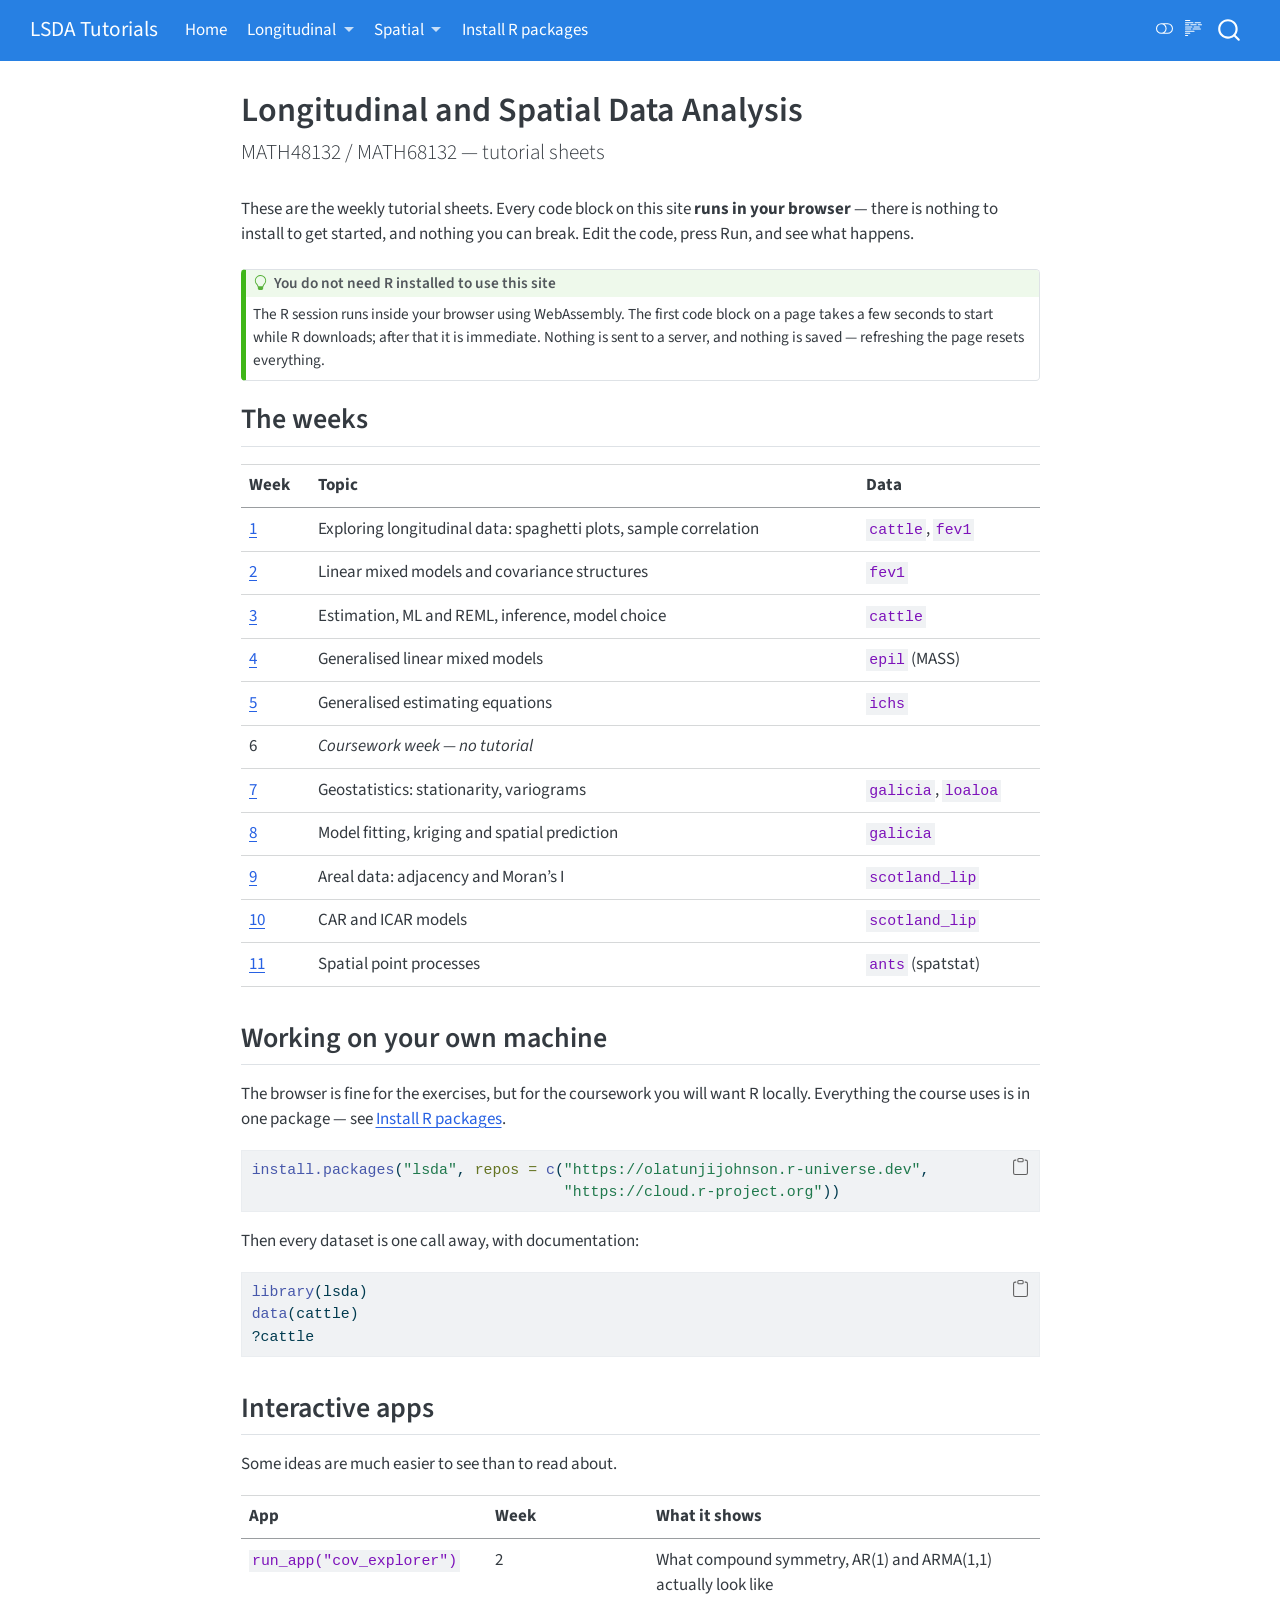
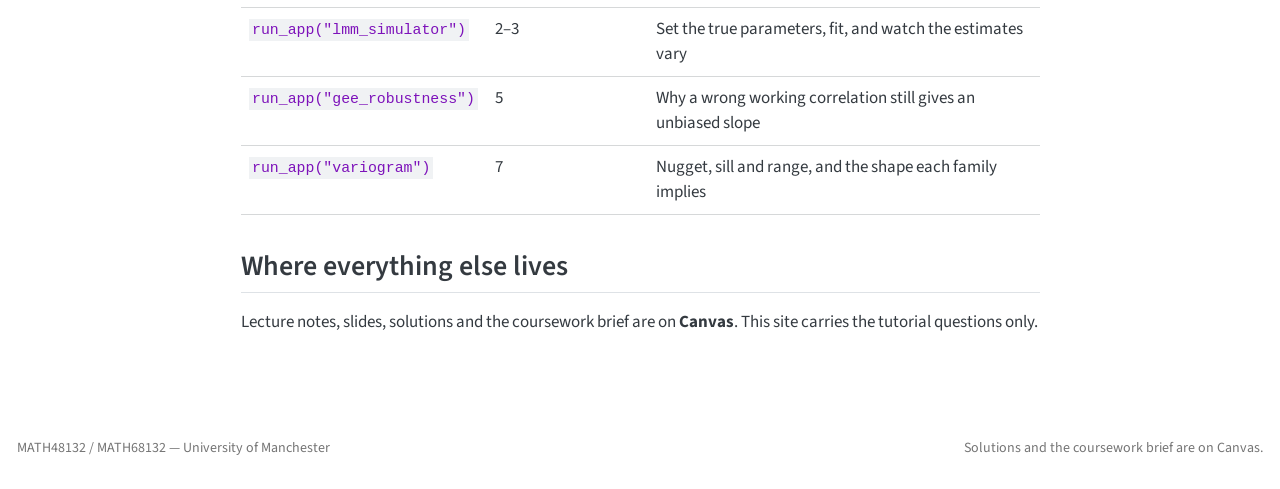
<file: index.html>
<!DOCTYPE html>
<html xmlns="http://www.w3.org/1999/xhtml" lang="en" xml:lang="en"><head>

<meta charset="utf-8">
<meta name="generator" content="quarto-1.10.18">

<meta name="viewport" content="width=device-width, initial-scale=1.0, user-scalable=yes">


<title>Longitudinal and Spatial Data Analysis – LSDA Tutorials</title>
<style>
/* Default styles provided by pandoc.
** See https://pandoc.org/MANUAL.html#variables-for-html for config info.
*/
span.smallcaps{font-variant: small-caps;}
div.columns{display: flex; gap: 1.5em;}
div.column{flex: auto;}
@media screen {
div.columns{gap: min(4vw, 1.5em);}
div.column{overflow-x: auto;}
}
div.hanging-indent{margin-left: 1.5em; text-indent: -1.5em;}
ul.task-list{list-style: none;}
ul.task-list li input[type="checkbox"] {
  width: 0.8em;
  margin: 0 0.8em 0.2em -1em; /* quarto-specific, see https://github.com/quarto-dev/quarto-cli/issues/4556 */ 
  vertical-align: middle;
}
/* CSS for syntax highlighting */
html { -webkit-text-size-adjust: 100%; }
pre > code.sourceCode { white-space: pre; position: relative; }
pre > code.sourceCode > span { display: inline-block; line-height: 1.25; }
pre > code.sourceCode > span:empty { height: 1.2em; }
.sourceCode { overflow: visible; }
code.sourceCode > span { color: inherit; text-decoration: inherit; }
div.sourceCode { margin: 1em 0; }
pre.sourceCode { margin: 0; }
@media screen {
div.sourceCode { overflow: auto; }
}
@media print {
pre > code.sourceCode { white-space: pre-wrap; }
pre > code.sourceCode > span { text-indent: -5em; padding-left: 5em; }
}
pre.numberSource code
  { counter-reset: source-line 0; }
pre.numberSource code > span
  { position: relative; left: -4em; counter-increment: source-line; }
pre.numberSource code > span > a:first-child::before
  { content: counter(source-line);
    position: relative; left: -1em; text-align: right; vertical-align: baseline;
    border: none; display: inline-block;
    -webkit-touch-callout: none; -webkit-user-select: none;
    -khtml-user-select: none; -moz-user-select: none;
    -ms-user-select: none; user-select: none;
    padding: 0 4px; width: 4em;
  }
pre.numberSource { margin-left: 3em;  padding-left: 4px; }
div.sourceCode
  {   }
@media screen {
pre > code.sourceCode > span > a:first-child::before { text-decoration: underline; }
}
</style>


<script src="site_libs/quarto-nav/quarto-nav.js"></script>
<script src="site_libs/quarto-nav/headroom.min.js"></script>
<script src="site_libs/clipboard/clipboard.min.js"></script>
<script src="site_libs/quarto-search/autocomplete.umd.js"></script>
<script src="site_libs/quarto-search/fuse.min.js"></script>
<script src="site_libs/quarto-search/quarto-search.js"></script>
<meta name="quarto:offset" content="./">
<script src="site_libs/quarto-html/quarto.js" type="module"></script>
<script src="site_libs/quarto-html/tabsets/tabsets.js" type="module"></script>
<script src="site_libs/quarto-html/popper.min.js"></script>
<script src="site_libs/quarto-html/tippy.umd.min.js"></script>
<script src="site_libs/quarto-html/anchor.min.js"></script>
<link href="site_libs/quarto-html/tippy.css" rel="stylesheet">
<link href="site_libs/quarto-html/quarto-syntax-highlighting-64a204ab8560d761af7679ceaba22944.css" rel="stylesheet" class="quarto-color-scheme" id="quarto-text-highlighting-styles">
<link href="site_libs/quarto-html/quarto-syntax-highlighting-dark-b85bc7c33db8c58e0ec93c3465666fed.css" rel="stylesheet" class="quarto-color-scheme quarto-color-alternate" id="quarto-text-highlighting-styles">
<link href="site_libs/quarto-html/quarto-syntax-highlighting-64a204ab8560d761af7679ceaba22944.css" rel="stylesheet" class="quarto-color-scheme-extra" id="quarto-text-highlighting-styles">
<script src="site_libs/bootstrap/bootstrap.min.js"></script>
<link href="site_libs/bootstrap/bootstrap-icons.css" rel="stylesheet">
<link href="site_libs/bootstrap/bootstrap-890f6ddb27ab3d888db436a65a8ec810.min.css" rel="stylesheet" append-hash="true" class="quarto-color-scheme" id="quarto-bootstrap" data-mode="light">
<link href="site_libs/bootstrap/bootstrap-dark-fd373fba937ee4782293b424e2fedf7d.min.css" rel="stylesheet" append-hash="true" class="quarto-color-scheme quarto-color-alternate" id="quarto-bootstrap" data-mode="dark">
<link href="site_libs/bootstrap/bootstrap-890f6ddb27ab3d888db436a65a8ec810.min.css" rel="stylesheet" append-hash="true" class="quarto-color-scheme-extra" id="quarto-bootstrap" data-mode="light">
<script src="site_libs/quarto-contrib/live-runtime/live-runtime.js" type="module"></script>
<link href="site_libs/quarto-contrib/live-runtime/live-runtime.css" rel="stylesheet">
<script id="quarto-search-options" type="application/json">{
  "location": "navbar",
  "copy-button": false,
  "collapse-after": 3,
  "panel-placement": "end",
  "type": "overlay",
  "limit": 50,
  "keyboard-shortcut": [
    "f",
    "/",
    "s"
  ],
  "language": {
    "search-no-results-text": "No results",
    "search-matching-documents-text": "matching documents",
    "search-copy-link-title": "Copy link to search",
    "search-hide-matches-text": "Hide additional matches",
    "search-more-match-text": "more match in this document",
    "search-more-matches-text": "more matches in this document",
    "search-clear-button-title": "Clear",
    "search-text-placeholder": "",
    "search-detached-cancel-button-title": "Cancel",
    "search-submit-button-title": "Submit",
    "search-label": "Search"
  }
}</script>
<script type="module" src="site_libs/quarto-ojs/quarto-ojs-runtime.js"></script>
<link href="site_libs/quarto-ojs/quarto-ojs.css" rel="stylesheet">
<script src="coi-serviceworker.js"></script>
<script src="progress.js" defer=""></script>
<script src="solutions.js" defer=""></script>
<script src="checkpoint.js" defer=""></script>


<link rel="stylesheet" href="styles.css">
</head>

<body class="nav-fixed fullcontent quarto-light"><script id="quarto-html-before-body" type="application/javascript">
    const toggleBodyColorMode = (bsSheetEl) => {
      const mode = bsSheetEl.getAttribute("data-mode");
      const bodyEl = window.document.querySelector("body");
      if (mode === "dark") {
        bodyEl.classList.add("quarto-dark");
        bodyEl.classList.remove("quarto-light");
      } else {
        bodyEl.classList.add("quarto-light");
        bodyEl.classList.remove("quarto-dark");
      }
    }
    const toggleBodyColorPrimary = () => {
      const bsSheetEl = window.document.querySelector("link#quarto-bootstrap:not([rel=disabled-stylesheet])");
      if (bsSheetEl) {
        toggleBodyColorMode(bsSheetEl);
      }
    }
    const setColorSchemeToggle = (alternate) => {
      const toggles = window.document.querySelectorAll('.quarto-color-scheme-toggle');
      for (let i=0; i < toggles.length; i++) {
        const toggle = toggles[i];
        if (toggle) {
          if (alternate) {
            toggle.classList.add("alternate");
          } else {
            toggle.classList.remove("alternate");
          }
        }
      }
    };
    const toggleColorMode = (alternate) => {
      // Switch the stylesheets
      const primaryStylesheets = window.document.querySelectorAll('link.quarto-color-scheme:not(.quarto-color-alternate)');
      const alternateStylesheets = window.document.querySelectorAll('link.quarto-color-scheme.quarto-color-alternate');
      manageTransitions('#quarto-margin-sidebar .nav-link', false);
      if (alternate) {
        // note: dark is layered on light, we don't disable primary!
        enableStylesheet(alternateStylesheets);
        for (const sheetNode of alternateStylesheets) {
          if (sheetNode.id === "quarto-bootstrap") {
            toggleBodyColorMode(sheetNode);
          }
        }
      } else {
        disableStylesheet(alternateStylesheets);
        enableStylesheet(primaryStylesheets)
        toggleBodyColorPrimary();
      }
      manageTransitions('#quarto-margin-sidebar .nav-link', true);
      // Switch the toggles
      setColorSchemeToggle(alternate)
      // Hack to workaround the fact that safari doesn't
      // properly recolor the scrollbar when toggling (#1455)
      if (navigator.userAgent.indexOf('Safari') > 0 && navigator.userAgent.indexOf('Chrome') == -1) {
        manageTransitions("body", false);
        window.scrollTo(0, 1);
        setTimeout(() => {
          window.scrollTo(0, 0);
          manageTransitions("body", true);
        }, 40);
      }
    }
    const disableStylesheet = (stylesheets) => {
      for (let i=0; i < stylesheets.length; i++) {
        const stylesheet = stylesheets[i];
        stylesheet.rel = 'disabled-stylesheet';
      }
    }
    const enableStylesheet = (stylesheets) => {
      for (let i=0; i < stylesheets.length; i++) {
        const stylesheet = stylesheets[i];
        if(stylesheet.rel !== 'stylesheet') { // for Chrome, which will still FOUC without this check
          stylesheet.rel = 'stylesheet';
        }
      }
    }
    const manageTransitions = (selector, allowTransitions) => {
      const els = window.document.querySelectorAll(selector);
      for (let i=0; i < els.length; i++) {
        const el = els[i];
        if (allowTransitions) {
          el.classList.remove('notransition');
        } else {
          el.classList.add('notransition');
        }
      }
    }
    const isFileUrl = () => {
      return window.location.protocol === 'file:';
    }
    const hasAlternateSentinel = () => {
      let styleSentinel = getColorSchemeSentinel();
      if (styleSentinel !== null) {
        return styleSentinel === "alternate";
      } else {
        return false;
      }
    }
    const setStyleSentinel = (alternate) => {
      const value = alternate ? "alternate" : "default";
      if (!isFileUrl()) {
        window.localStorage.setItem("quarto-color-scheme", value);
      } else {
        localAlternateSentinel = value;
      }
    }
    const getColorSchemeSentinel = () => {
      if (!isFileUrl()) {
        const storageValue = window.localStorage.getItem("quarto-color-scheme");
        return storageValue != null ? storageValue : localAlternateSentinel;
      } else {
        return localAlternateSentinel;
      }
    }
    const toggleGiscusIfUsed = (isAlternate, darkModeDefault) => {
      const baseTheme = document.querySelector('#giscus-base-theme')?.value ?? 'light';
      const alternateTheme = document.querySelector('#giscus-alt-theme')?.value ?? 'dark';
      let newTheme = '';
      if(authorPrefersDark) {
        newTheme = isAlternate ? baseTheme : alternateTheme;
      } else {
        newTheme = isAlternate ? alternateTheme : baseTheme;
      }
      const changeGiscusTheme = () => {
        // From: https://github.com/giscus/giscus/issues/336
        const sendMessage = (message) => {
          const iframe = document.querySelector('iframe.giscus-frame');
          if (!iframe) return;
          iframe.contentWindow.postMessage({ giscus: message }, 'https://giscus.app');
        }
        sendMessage({
          setConfig: {
            theme: newTheme
          }
        });
      }
      const isGiscussLoaded = window.document.querySelector('iframe.giscus-frame') !== null;
      if (isGiscussLoaded) {
        changeGiscusTheme();
      }
    };
    const authorPrefersDark = false;
    const darkModeDefault = authorPrefersDark;
      document.querySelector('link#quarto-text-highlighting-styles.quarto-color-scheme-extra').rel = 'disabled-stylesheet';
      document.querySelector('link#quarto-bootstrap.quarto-color-scheme-extra').rel = 'disabled-stylesheet';
    let localAlternateSentinel = darkModeDefault ? 'alternate' : 'default';
    // Dark / light mode switch
    window.quartoToggleColorScheme = () => {
      // Read the current dark / light value
      let toAlternate = !hasAlternateSentinel();
      toggleColorMode(toAlternate);
      setStyleSentinel(toAlternate);
      toggleGiscusIfUsed(toAlternate, darkModeDefault);
      window.dispatchEvent(new Event('resize'));
    };
    // Switch to dark mode if need be
    if (hasAlternateSentinel()) {
      toggleColorMode(true);
    } else {
      toggleColorMode(false);
    }
  </script>

<div id="quarto-search-results"></div>
  <header id="quarto-header" class="headroom fixed-top">
    <nav class="navbar navbar-expand-lg " data-bs-theme="dark">
      <div class="navbar-container container-fluid">
      <div class="navbar-brand-container mx-auto">
    <a class="navbar-brand" href="./index.html">
    <span class="navbar-title">LSDA Tutorials</span>
    </a>
  </div>
            <div id="quarto-search" class="" title="Search"></div>
          <button class="navbar-toggler" type="button" data-bs-toggle="collapse" data-bs-target="#navbarCollapse" aria-controls="navbarCollapse" role="menu" aria-expanded="false" aria-label="Toggle navigation" onclick="if (window.quartoToggleHeadroom) { window.quartoToggleHeadroom(); }">
  <span class="navbar-toggler-icon"></span>
</button>
          <div class="collapse navbar-collapse" id="navbarCollapse">
            <ul class="navbar-nav navbar-nav-scroll me-auto">
  <li class="nav-item">
    <a class="nav-link active" href="./index.html" aria-current="page"> 
<span class="menu-text">Home</span></a>
  </li>  
  <li class="nav-item dropdown ">
    <a class="nav-link dropdown-toggle" href="#" id="nav-menu-longitudinal" role="link" data-bs-toggle="dropdown" aria-expanded="false">
 <span class="menu-text">Longitudinal</span>
    </a>
    <ul class="dropdown-menu" aria-labelledby="nav-menu-longitudinal">    
        <li>
    <a class="dropdown-item" href="./week01.html">
 <span class="dropdown-text">Week 1 — Exploring longitudinal data</span></a>
  </li>  
        <li>
    <a class="dropdown-item" href="./week02.html">
 <span class="dropdown-text">Week 2 — Linear mixed models</span></a>
  </li>  
        <li>
    <a class="dropdown-item" href="./week03.html">
 <span class="dropdown-text">Week 3 — Estimation and inference</span></a>
  </li>  
        <li>
    <a class="dropdown-item" href="./week04.html">
 <span class="dropdown-text">Week 4 — GLMMs</span></a>
  </li>  
        <li>
    <a class="dropdown-item" href="./week05.html">
 <span class="dropdown-text">Week 5 — GEE</span></a>
  </li>  
    </ul>
  </li>
  <li class="nav-item dropdown ">
    <a class="nav-link dropdown-toggle" href="#" id="nav-menu-spatial" role="link" data-bs-toggle="dropdown" aria-expanded="false">
 <span class="menu-text">Spatial</span>
    </a>
    <ul class="dropdown-menu" aria-labelledby="nav-menu-spatial">    
        <li>
    <a class="dropdown-item" href="./week07.html">
 <span class="dropdown-text">Week 7 — Geostatistics and variograms</span></a>
  </li>  
        <li>
    <a class="dropdown-item" href="./week08.html">
 <span class="dropdown-text">Week 8 — Kriging and prediction</span></a>
  </li>  
        <li>
    <a class="dropdown-item" href="./week09.html">
 <span class="dropdown-text">Week 9 — Areal data and Moran’s I</span></a>
  </li>  
        <li>
    <a class="dropdown-item" href="./week10.html">
 <span class="dropdown-text">Week 10 — CAR models</span></a>
  </li>  
        <li>
    <a class="dropdown-item" href="./week11.html">
 <span class="dropdown-text">Week 11 — Point processes</span></a>
  </li>  
    </ul>
  </li>
  <li class="nav-item">
    <a class="nav-link" href="./setup.html"> 
<span class="menu-text">Install R packages</span></a>
  </li>  
</ul>
          </div> <!-- /navcollapse -->
            <div class="quarto-navbar-tools">
  <a href="" class="quarto-color-scheme-toggle quarto-navigation-tool  px-1" onclick="window.quartoToggleColorScheme(); return false;" title="Toggle dark mode"><i class="bi"></i></a>
  <a href="" class="quarto-reader-toggle quarto-navigation-tool px-1" onclick="window.quartoToggleReader(); return false;" title="Toggle reader mode">
  <div class="quarto-reader-toggle-btn">
  <i class="bi"></i>
  </div>
</a>
</div>
      </div> <!-- /container-fluid -->
    </nav>
</header>
<!-- content -->
<div id="quarto-content" class="quarto-container page-columns page-rows-contents page-layout-article page-navbar">
<!-- sidebar -->
<!-- margin-sidebar -->
    
<!-- main -->
<main class="content" id="quarto-document-content">


<header id="title-block-header" class="quarto-title-block default">
<div class="quarto-title">
<h1 class="title">Longitudinal and Spatial Data Analysis</h1>
<p class="subtitle lead">MATH48132 / MATH68132 — tutorial sheets</p>
</div>



<div class="quarto-title-meta">

    
  
    
  </div>
  


</header>


<p>These are the weekly tutorial sheets. Every code block on this site <strong>runs in your browser</strong> — there is nothing to install to get started, and nothing you can break. Edit the code, press Run, and see what happens.</p>
<div class="callout callout-style-default callout-tip callout-titled">
<div class="callout-header d-flex align-content-center">
<div class="callout-icon-container">
<i class="callout-icon"></i>
</div>
<div class="callout-title-container flex-fill">
<span class="screen-reader-only">Tip</span>You do not need R installed to use this site
</div>
</div>
<div class="callout-body-container callout-body">
<p>The R session runs inside your browser using WebAssembly. The first code block on a page takes a few seconds to start while R downloads; after that it is immediate. Nothing is sent to a server, and nothing is saved — refreshing the page resets everything.</p>
</div>
</div>
<section id="the-weeks" class="level2">
<h2 class="anchored" data-anchor-id="the-weeks">The weeks</h2>
<table class="caption-top table">
<thead>
<tr class="header">
<th>Week</th>
<th>Topic</th>
<th>Data</th>
</tr>
</thead>
<tbody>
<tr class="odd">
<td><a href="./week01.html">1</a></td>
<td>Exploring longitudinal data: spaghetti plots, sample correlation</td>
<td><code>cattle</code>, <code>fev1</code></td>
</tr>
<tr class="even">
<td><a href="./week02.html">2</a></td>
<td>Linear mixed models and covariance structures</td>
<td><code>fev1</code></td>
</tr>
<tr class="odd">
<td><a href="./week03.html">3</a></td>
<td>Estimation, ML and REML, inference, model choice</td>
<td><code>cattle</code></td>
</tr>
<tr class="even">
<td><a href="./week04.html">4</a></td>
<td>Generalised linear mixed models</td>
<td><code>epil</code> (MASS)</td>
</tr>
<tr class="odd">
<td><a href="./week05.html">5</a></td>
<td>Generalised estimating equations</td>
<td><code>ichs</code></td>
</tr>
<tr class="even">
<td>6</td>
<td><em>Coursework week — no tutorial</em></td>
<td></td>
</tr>
<tr class="odd">
<td><a href="./week07.html">7</a></td>
<td>Geostatistics: stationarity, variograms</td>
<td><code>galicia</code>, <code>loaloa</code></td>
</tr>
<tr class="even">
<td><a href="./week08.html">8</a></td>
<td>Model fitting, kriging and spatial prediction</td>
<td><code>galicia</code></td>
</tr>
<tr class="odd">
<td><a href="./week09.html">9</a></td>
<td>Areal data: adjacency and Moran’s I</td>
<td><code>scotland_lip</code></td>
</tr>
<tr class="even">
<td><a href="./week10.html">10</a></td>
<td>CAR and ICAR models</td>
<td><code>scotland_lip</code></td>
</tr>
<tr class="odd">
<td><a href="./week11.html">11</a></td>
<td>Spatial point processes</td>
<td><code>ants</code> (spatstat)</td>
</tr>
</tbody>
</table>
</section>
<section id="working-on-your-own-machine" class="level2">
<h2 class="anchored" data-anchor-id="working-on-your-own-machine">Working on your own machine</h2>
<p>The browser is fine for the exercises, but for the coursework you will want R locally. Everything the course uses is in one package — see <a href="./setup.html">Install R packages</a>.</p>
<div class="code-copy-outer-scaffold"><div class="sourceCode" id="cb1"><pre class="sourceCode r code-with-copy"><code class="sourceCode r"><span id="cb1-1"><a href="#cb1-1" aria-hidden="true" tabindex="-1"></a><span class="fu">install.packages</span>(<span class="st">"lsda"</span>, <span class="at">repos =</span> <span class="fu">c</span>(<span class="st">"https://olatunjijohnson.r-universe.dev"</span>,</span>
<span id="cb1-2"><a href="#cb1-2" aria-hidden="true" tabindex="-1"></a>                                   <span class="st">"https://cloud.r-project.org"</span>))</span></code></pre></div><button title="Copy to Clipboard" class="code-copy-button"><i class="bi"></i></button></div>
<p>Then every dataset is one call away, with documentation:</p>
<div class="code-copy-outer-scaffold"><div class="sourceCode" id="cb2"><pre class="sourceCode r code-with-copy"><code class="sourceCode r"><span id="cb2-1"><a href="#cb2-1" aria-hidden="true" tabindex="-1"></a><span class="fu">library</span>(lsda)</span>
<span id="cb2-2"><a href="#cb2-2" aria-hidden="true" tabindex="-1"></a><span class="fu">data</span>(cattle)</span>
<span id="cb2-3"><a href="#cb2-3" aria-hidden="true" tabindex="-1"></a>?cattle</span></code></pre></div><button title="Copy to Clipboard" class="code-copy-button"><i class="bi"></i></button></div>
</section>
<section id="interactive-apps" class="level2">
<h2 class="anchored" data-anchor-id="interactive-apps">Interactive apps</h2>
<p>Some ideas are much easier to see than to read about.</p>
<table class="caption-top table">
<colgroup>
<col style="width: 19%">
<col style="width: 23%">
<col style="width: 57%">
</colgroup>
<thead>
<tr class="header">
<th>App</th>
<th>Week</th>
<th>What it shows</th>
</tr>
</thead>
<tbody>
<tr class="odd">
<td><code>run_app("cov_explorer")</code></td>
<td>2</td>
<td>What compound symmetry, AR(1) and ARMA(1,1) actually look like</td>
</tr>
<tr class="even">
<td><code>run_app("lmm_simulator")</code></td>
<td>2–3</td>
<td>Set the true parameters, fit, and watch the estimates vary</td>
</tr>
<tr class="odd">
<td><code>run_app("gee_robustness")</code></td>
<td>5</td>
<td>Why a wrong working correlation still gives an unbiased slope</td>
</tr>
<tr class="even">
<td><code>run_app("variogram")</code></td>
<td>7</td>
<td>Nugget, sill and range, and the shape each family implies</td>
</tr>
</tbody>
</table>
</section>
<section id="where-everything-else-lives" class="level2">
<h2 class="anchored" data-anchor-id="where-everything-else-lives">Where everything else lives</h2>
<p>Lecture notes, slides, solutions and the coursework brief are on <strong>Canvas</strong>. This site carries the tutorial questions only.</p>


<script type="ojs-module-contents">
eyJjb250ZW50cyI6W119
</script>
<div id="exercise-loading-indicator" class="exercise-loading-indicator d-none d-flex align-items-center gap-2">
<div id="exercise-loading-status" class="d-flex gap-2">

</div>
<div class="spinner-grow spinner-grow-sm">

</div>
</div>
<script type="vfs-file">
W10=
</script>
</section>

</main> <!-- /main -->
<script type="ojs-module-contents">
eyJjb250ZW50cyI6W119
</script>
<script type="module">
if (window.location.protocol === "file:") { alert("The OJS runtime does not work with file:// URLs. Please use a web server to view this document."); }
window._ojs.paths.runtimeToDoc = "../..";
window._ojs.paths.runtimeToRoot = "../..";
window._ojs.paths.docToRoot = "";
window._ojs.selfContained = false;
window._ojs.runtime.interpretFromScriptTags();
</script>
<script id="quarto-html-after-body" type="application/javascript">
  window.document.addEventListener("DOMContentLoaded", function (event) {
    // Ensure there is a toggle, if there isn't float one in the top right
    if (window.document.querySelector('.quarto-color-scheme-toggle') === null) {
      const a = window.document.createElement('a');
      a.classList.add('top-right');
      a.classList.add('quarto-color-scheme-toggle');
      a.href = "";
      a.onclick = function() { try { window.quartoToggleColorScheme(); } catch {} return false; };
      const i = window.document.createElement("i");
      i.classList.add('bi');
      a.appendChild(i);
      window.document.body.appendChild(a);
    }
    setColorSchemeToggle(hasAlternateSentinel())
    const icon = "";
    const anchorJS = new window.AnchorJS();
    anchorJS.options = {
      placement: 'right',
      icon: icon
    };
    anchorJS.add('.anchored');
    const isCodeAnnotation = (el) => {
      for (const clz of el.classList) {
        if (clz.startsWith('code-annotation-')) {                     
          return true;
        }
      }
      return false;
    }
    const onCopySuccess = function(e) {
      // button target
      const button = e.trigger;
      // don't keep focus
      button.blur();
      // flash "checked"
      button.classList.add('code-copy-button-checked');
      var currentTitle = button.getAttribute("title");
      button.setAttribute("title", "Copied!");
      let tooltip;
      if (window.bootstrap) {
        button.setAttribute("data-bs-toggle", "tooltip");
        button.setAttribute("data-bs-placement", "left");
        button.setAttribute("data-bs-title", "Copied!");
        tooltip = new bootstrap.Tooltip(button, 
          { trigger: "manual", 
            customClass: "code-copy-button-tooltip",
            offset: [0, -8]});
        tooltip.show();    
      }
      setTimeout(function() {
        if (tooltip) {
          tooltip.hide();
          button.removeAttribute("data-bs-title");
          button.removeAttribute("data-bs-toggle");
          button.removeAttribute("data-bs-placement");
        }
        button.setAttribute("title", currentTitle);
        button.classList.remove('code-copy-button-checked');
      }, 1000);
      // clear code selection
      e.clearSelection();
    }
    const getTextToCopy = function(trigger) {
      const outerScaffold = trigger.parentElement.cloneNode(true);
      const codeEl = outerScaffold.querySelector('code');
      for (const childEl of codeEl.children) {
        if (isCodeAnnotation(childEl)) {
          childEl.remove();
        }
      }
      return codeEl.innerText;
    }
    const clipboard = new window.ClipboardJS('.code-copy-button:not([data-in-quarto-modal])', {
      text: getTextToCopy
    });
    clipboard.on('success', onCopySuccess);
    if (window.document.getElementById('quarto-embedded-source-code-modal')) {
      const clipboardModal = new window.ClipboardJS('.code-copy-button[data-in-quarto-modal]', {
        text: getTextToCopy,
        container: window.document.getElementById('quarto-embedded-source-code-modal')
      });
      clipboardModal.on('success', onCopySuccess);
    }
      var localhostRegex = new RegExp(/^(?:http|https):\/\/localhost\:?[0-9]*\//);
      var mailtoRegex = new RegExp(/^mailto:/);
        var filterRegex = new RegExp("https:\/\/olatunjijohnson\.github\.io\/lsda-tutorials");
      var isInternal = (href) => {
          return filterRegex.test(href) || localhostRegex.test(href) || mailtoRegex.test(href);
      }
      // Inspect non-navigation links and adorn them if external
     var links = window.document.querySelectorAll('a[href]:not(.nav-link):not(.navbar-brand):not(.toc-action):not(.sidebar-link):not(.sidebar-item-toggle):not(.pagination-link):not(.no-external):not([aria-hidden]):not(.dropdown-item):not(.quarto-navigation-tool):not(.about-link)');
      for (var i=0; i<links.length; i++) {
        const link = links[i];
        if (!isInternal(link.href)) {
          // undo the damage that might have been done by quarto-nav.js in the case of
          // links that we want to consider external
          if (link.dataset.originalHref !== undefined) {
            link.href = link.dataset.originalHref;
          }
        }
      }
    function tippyHover(el, contentFn, onTriggerFn, onUntriggerFn) {
      const config = {
        allowHTML: true,
        maxWidth: 500,
        delay: 100,
        arrow: false,
        appendTo: function(el) {
            return el.parentElement;
        },
        interactive: true,
        interactiveBorder: 10,
        theme: 'quarto',
        placement: 'bottom-start',
      };
      if (contentFn) {
        config.content = contentFn;
      }
      if (onTriggerFn) {
        config.onTrigger = onTriggerFn;
      }
      if (onUntriggerFn) {
        config.onUntrigger = onUntriggerFn;
      }
      window.tippy(el, config); 
    }
    const noterefs = window.document.querySelectorAll('a[role="doc-noteref"]');
    for (var i=0; i<noterefs.length; i++) {
      const ref = noterefs[i];
      tippyHover(ref, function() {
        // use id or data attribute instead here
        let href = ref.getAttribute('data-footnote-href') || ref.getAttribute('href');
        try { href = new URL(href).hash; } catch {}
        const id = href.replace(/^#\/?/, "");
        const note = window.document.getElementById(id);
        if (note) {
          return note.innerHTML;
        } else {
          return "";
        }
      });
    }
    const xrefs = window.document.querySelectorAll('a.quarto-xref');
    const processXRef = (id, note) => {
      // Strip column container classes
      const stripColumnClz = (el) => {
        el.classList.remove("page-full", "page-columns");
        if (el.children) {
          for (const child of el.children) {
            stripColumnClz(child);
          }
        }
      }
      stripColumnClz(note)
      if (id === null || id.startsWith('sec-')) {
        // Special case sections, only their first couple elements
        const container = document.createElement("div");
        if (note.children && note.children.length > 2) {
          container.appendChild(note.children[0].cloneNode(true));
          for (let i = 1; i < note.children.length; i++) {
            const child = note.children[i];
            if (child.tagName === "P" && child.innerText === "") {
              continue;
            } else {
              container.appendChild(child.cloneNode(true));
              break;
            }
          }
          if (window.Quarto?.typesetMath) {
            window.Quarto.typesetMath(container);
          }
          return container.innerHTML
        } else {
          if (window.Quarto?.typesetMath) {
            window.Quarto.typesetMath(note);
          }
          return note.innerHTML;
        }
      } else {
        // Remove any anchor links if they are present
        const anchorLink = note.querySelector('a.anchorjs-link');
        if (anchorLink) {
          anchorLink.remove();
        }
        if (window.Quarto?.typesetMath) {
          window.Quarto.typesetMath(note);
        }
        if (note.classList.contains("callout")) {
          return note.outerHTML;
        } else {
          return note.innerHTML;
        }
      }
    }
    for (var i=0; i<xrefs.length; i++) {
      const xref = xrefs[i];
      tippyHover(xref, undefined, function(instance) {
        instance.disable();
        let url = xref.getAttribute('href');
        let hash = undefined; 
        if (url.startsWith('#')) {
          hash = url;
        } else {
          try { hash = new URL(url).hash; } catch {}
        }
        if (hash) {
          const id = hash.replace(/^#\/?/, "");
          const note = window.document.getElementById(id);
          if (note !== null) {
            try {
              const html = processXRef(id, note.cloneNode(true));
              instance.setContent(html);
            } finally {
              instance.enable();
              instance.show();
            }
          } else {
            // See if we can fetch this
            fetch(url.split('#')[0])
            .then(res => res.text())
            .then(html => {
              const parser = new DOMParser();
              const htmlDoc = parser.parseFromString(html, "text/html");
              const note = htmlDoc.getElementById(id);
              if (note !== null) {
                const html = processXRef(id, note);
                instance.setContent(html);
              } 
            }).finally(() => {
              instance.enable();
              instance.show();
            });
          }
        } else {
          // See if we can fetch a full url (with no hash to target)
          // This is a special case and we should probably do some content thinning / targeting
          fetch(url)
          .then(res => res.text())
          .then(html => {
            const parser = new DOMParser();
            const htmlDoc = parser.parseFromString(html, "text/html");
            const note = htmlDoc.querySelector('main.content');
            if (note !== null) {
              // This should only happen for chapter cross references
              // (since there is no id in the URL)
              // remove the first header
              if (note.children.length > 0 && note.children[0].tagName === "HEADER") {
                note.children[0].remove();
              }
              const html = processXRef(null, note);
              instance.setContent(html);
            } 
          }).finally(() => {
            instance.enable();
            instance.show();
          });
        }
      }, function(instance) {
      });
    }
        let selectedAnnoteEl;
        const selectorForAnnotation = ( cell, annotation) => {
          let cellAttr = 'data-code-cell="' + cell + '"';
          let lineAttr = 'data-code-annotation="' +  annotation + '"';
          const selector = 'span[' + cellAttr + '][' + lineAttr + ']';
          return selector;
        }
        const selectCodeLines = (annoteEl) => {
          const doc = window.document;
          const targetCell = annoteEl.getAttribute("data-target-cell");
          const targetAnnotation = annoteEl.getAttribute("data-target-annotation");
          const annoteSpan = window.document.querySelector(selectorForAnnotation(targetCell, targetAnnotation));
          const lines = annoteSpan.getAttribute("data-code-lines").split(",");
          const lineIds = lines.map((line) => {
            return targetCell + "-" + line;
          })
          let top = null;
          let height = null;
          let parent = null;
          if (lineIds.length > 0) {
              //compute the position of the single el (top and bottom and make a div)
              const el = window.document.getElementById(lineIds[0]);
              top = el.offsetTop;
              height = el.offsetHeight;
              parent = el.parentElement.parentElement;
            if (lineIds.length > 1) {
              const lastEl = window.document.getElementById(lineIds[lineIds.length - 1]);
              const bottom = lastEl.offsetTop + lastEl.offsetHeight;
              height = bottom - top;
            }
            if (top !== null && height !== null && parent !== null) {
              // cook up a div (if necessary) and position it 
              let div = window.document.getElementById("code-annotation-line-highlight");
              if (div === null) {
                div = window.document.createElement("div");
                div.setAttribute("id", "code-annotation-line-highlight");
                div.style.position = 'absolute';
                parent.appendChild(div);
              }
              div.style.top = top - 2 + "px";
              div.style.height = height + 4 + "px";
              div.style.left = 0;
              let gutterDiv = window.document.getElementById("code-annotation-line-highlight-gutter");
              if (gutterDiv === null) {
                gutterDiv = window.document.createElement("div");
                gutterDiv.setAttribute("id", "code-annotation-line-highlight-gutter");
                gutterDiv.style.position = 'absolute';
                const codeCell = window.document.getElementById(targetCell);
                const gutter = codeCell.querySelector('.code-annotation-gutter');
                gutter.appendChild(gutterDiv);
              }
              gutterDiv.style.top = top - 2 + "px";
              gutterDiv.style.height = height + 4 + "px";
            }
            selectedAnnoteEl = annoteEl;
          }
        };
        const unselectCodeLines = () => {
          const elementsIds = ["code-annotation-line-highlight", "code-annotation-line-highlight-gutter"];
          elementsIds.forEach((elId) => {
            const div = window.document.getElementById(elId);
            if (div) {
              div.remove();
            }
          });
          selectedAnnoteEl = undefined;
        };
          // Handle positioning of the toggle
      window.addEventListener(
        "resize",
        throttle(() => {
          elRect = undefined;
          if (selectedAnnoteEl) {
            selectCodeLines(selectedAnnoteEl);
          }
        }, 10)
      );
      function throttle(fn, ms) {
      let throttle = false;
      let timer;
        return (...args) => {
          if(!throttle) { // first call gets through
              fn.apply(this, args);
              throttle = true;
          } else { // all the others get throttled
              if(timer) clearTimeout(timer); // cancel #2
              timer = setTimeout(() => {
                fn.apply(this, args);
                timer = throttle = false;
              }, ms);
          }
        };
      }
        // Attach click handler to the DT
        const annoteDls = window.document.querySelectorAll('dt[data-target-cell]');
        for (const annoteDlNode of annoteDls) {
          annoteDlNode.addEventListener('click', (event) => {
            const clickedEl = event.target;
            if (clickedEl !== selectedAnnoteEl) {
              unselectCodeLines();
              const activeEl = window.document.querySelector('dt[data-target-cell].code-annotation-active');
              if (activeEl) {
                activeEl.classList.remove('code-annotation-active');
              }
              selectCodeLines(clickedEl);
              clickedEl.classList.add('code-annotation-active');
            } else {
              // Unselect the line
              unselectCodeLines();
              clickedEl.classList.remove('code-annotation-active');
            }
          });
        }
    const findCites = (el) => {
      const parentEl = el.parentElement;
      if (parentEl) {
        const cites = parentEl.dataset.cites;
        if (cites) {
          return {
            el,
            cites: cites.split(' ')
          };
        } else {
          return findCites(el.parentElement)
        }
      } else {
        return undefined;
      }
    };
    var bibliorefs = window.document.querySelectorAll('a[role="doc-biblioref"]');
    for (var i=0; i<bibliorefs.length; i++) {
      const ref = bibliorefs[i];
      const citeInfo = findCites(ref);
      if (citeInfo) {
        tippyHover(citeInfo.el, function() {
          var popup = window.document.createElement('div');
          citeInfo.cites.forEach(function(cite) {
            var citeDiv = window.document.createElement('div');
            citeDiv.classList.add('hanging-indent');
            citeDiv.classList.add('csl-entry');
            var biblioDiv = window.document.getElementById('ref-' + cite);
            if (biblioDiv) {
              citeDiv.innerHTML = biblioDiv.innerHTML;
            }
            popup.appendChild(citeDiv);
          });
          return popup.innerHTML;
        });
      }
    }
  });
  </script>
</div> <!-- /content -->
<footer class="footer">
  <div class="nav-footer">
    <div class="nav-footer-left">
<p>MATH48132 / MATH68132 — University of Manchester</p>
</div>   
    <div class="nav-footer-center">
      &nbsp;
    </div>
    <div class="nav-footer-right">
<p>Solutions and the coursework brief are on Canvas.</p>
</div>
  </div>
</footer>




</body></html>
</file>
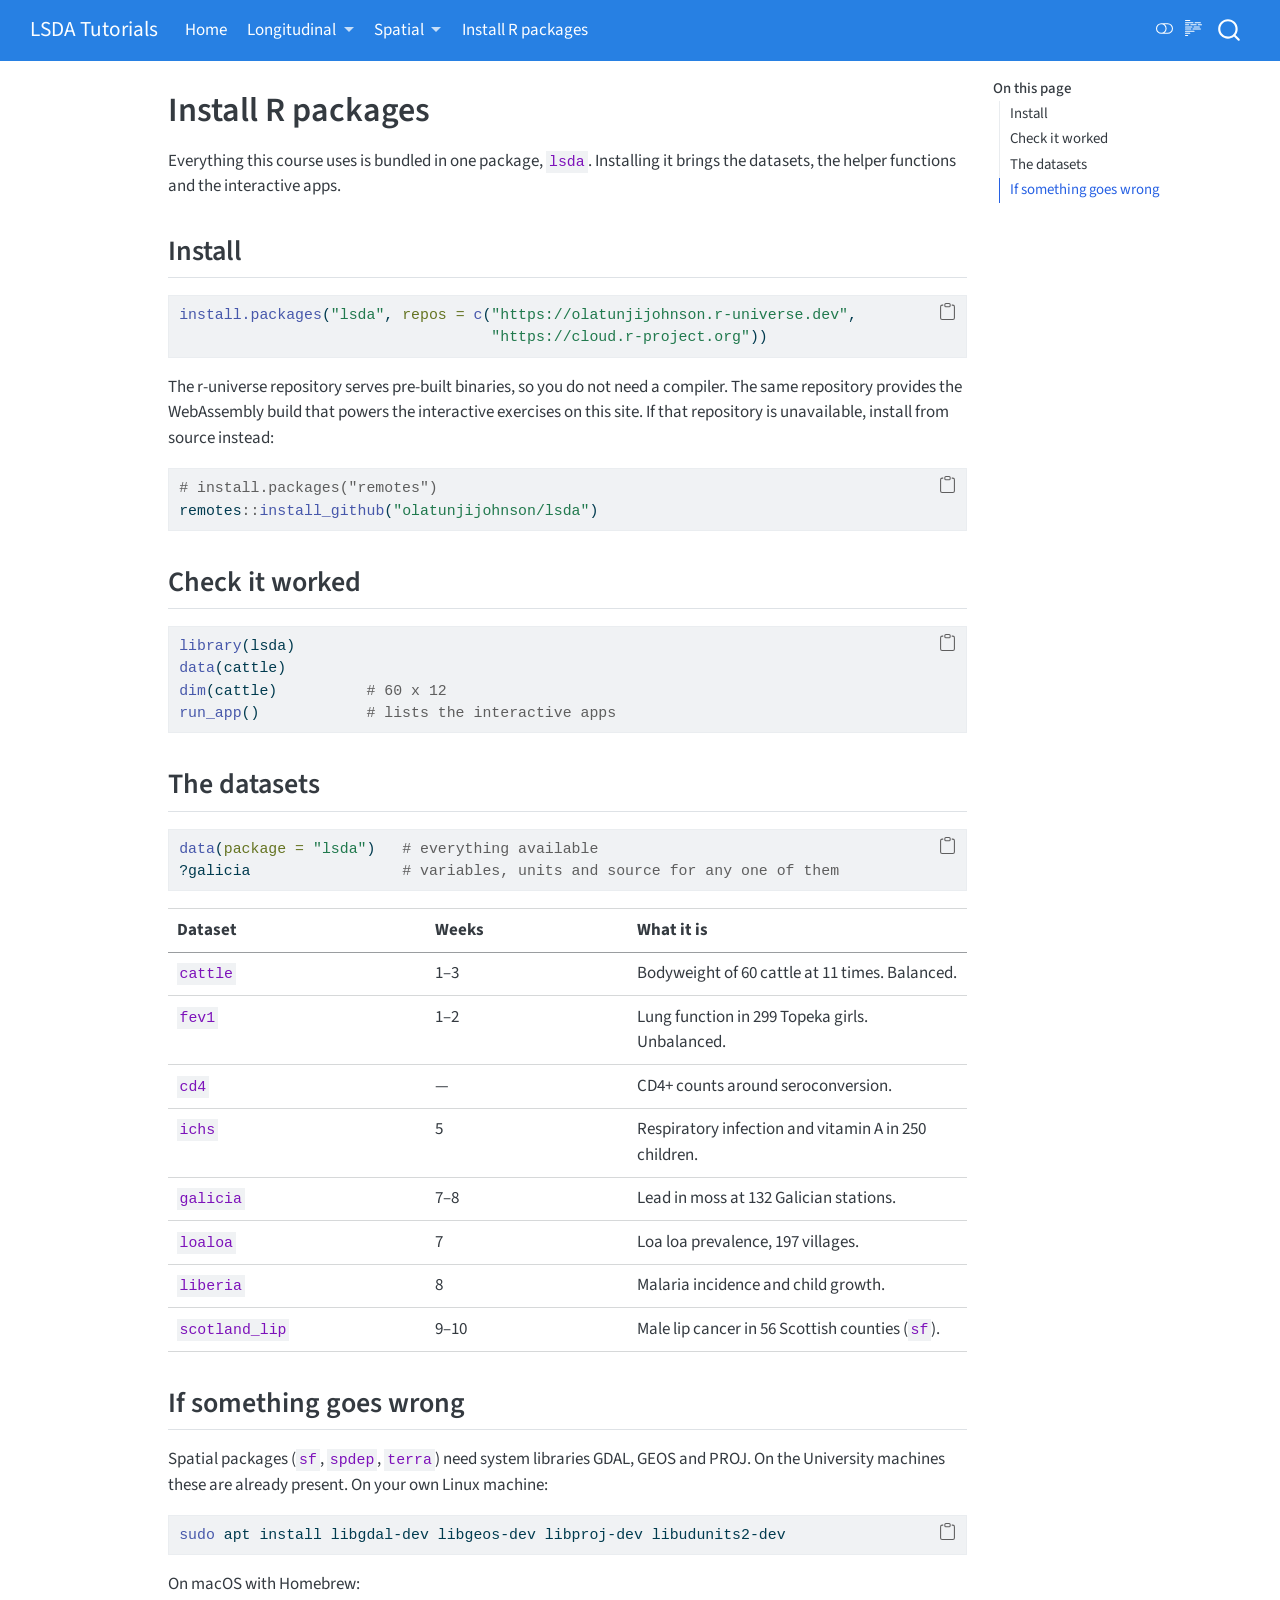
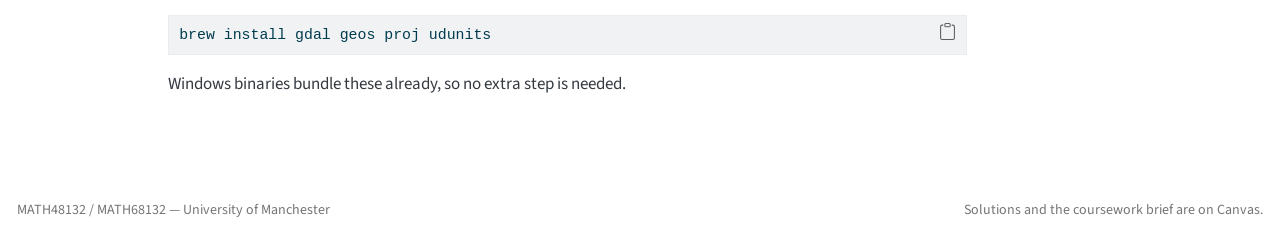
<file: setup.html>
<!DOCTYPE html>
<html xmlns="http://www.w3.org/1999/xhtml" lang="en" xml:lang="en"><head>

<meta charset="utf-8">
<meta name="generator" content="quarto-1.10.18">

<meta name="viewport" content="width=device-width, initial-scale=1.0, user-scalable=yes">


<title>Install R packages – LSDA Tutorials</title>
<style>
/* Default styles provided by pandoc.
** See https://pandoc.org/MANUAL.html#variables-for-html for config info.
*/
span.smallcaps{font-variant: small-caps;}
div.columns{display: flex; gap: 1.5em;}
div.column{flex: auto;}
@media screen {
div.columns{gap: min(4vw, 1.5em);}
div.column{overflow-x: auto;}
}
div.hanging-indent{margin-left: 1.5em; text-indent: -1.5em;}
ul.task-list{list-style: none;}
ul.task-list li input[type="checkbox"] {
  width: 0.8em;
  margin: 0 0.8em 0.2em -1em; /* quarto-specific, see https://github.com/quarto-dev/quarto-cli/issues/4556 */ 
  vertical-align: middle;
}
/* CSS for syntax highlighting */
html { -webkit-text-size-adjust: 100%; }
pre > code.sourceCode { white-space: pre; position: relative; }
pre > code.sourceCode > span { display: inline-block; line-height: 1.25; }
pre > code.sourceCode > span:empty { height: 1.2em; }
.sourceCode { overflow: visible; }
code.sourceCode > span { color: inherit; text-decoration: inherit; }
div.sourceCode { margin: 1em 0; }
pre.sourceCode { margin: 0; }
@media screen {
div.sourceCode { overflow: auto; }
}
@media print {
pre > code.sourceCode { white-space: pre-wrap; }
pre > code.sourceCode > span { text-indent: -5em; padding-left: 5em; }
}
pre.numberSource code
  { counter-reset: source-line 0; }
pre.numberSource code > span
  { position: relative; left: -4em; counter-increment: source-line; }
pre.numberSource code > span > a:first-child::before
  { content: counter(source-line);
    position: relative; left: -1em; text-align: right; vertical-align: baseline;
    border: none; display: inline-block;
    -webkit-touch-callout: none; -webkit-user-select: none;
    -khtml-user-select: none; -moz-user-select: none;
    -ms-user-select: none; user-select: none;
    padding: 0 4px; width: 4em;
  }
pre.numberSource { margin-left: 3em;  padding-left: 4px; }
div.sourceCode
  {   }
@media screen {
pre > code.sourceCode > span > a:first-child::before { text-decoration: underline; }
}
</style>


<script src="site_libs/quarto-nav/quarto-nav.js"></script>
<script src="site_libs/quarto-nav/headroom.min.js"></script>
<script src="site_libs/clipboard/clipboard.min.js"></script>
<script src="site_libs/quarto-search/autocomplete.umd.js"></script>
<script src="site_libs/quarto-search/fuse.min.js"></script>
<script src="site_libs/quarto-search/quarto-search.js"></script>
<meta name="quarto:offset" content="./">
<script src="site_libs/quarto-html/quarto.js" type="module"></script>
<script src="site_libs/quarto-html/tabsets/tabsets.js" type="module"></script>
<script src="site_libs/quarto-html/popper.min.js"></script>
<script src="site_libs/quarto-html/tippy.umd.min.js"></script>
<script src="site_libs/quarto-html/anchor.min.js"></script>
<link href="site_libs/quarto-html/tippy.css" rel="stylesheet">
<link href="site_libs/quarto-html/quarto-syntax-highlighting-64a204ab8560d761af7679ceaba22944.css" rel="stylesheet" class="quarto-color-scheme" id="quarto-text-highlighting-styles">
<link href="site_libs/quarto-html/quarto-syntax-highlighting-dark-b85bc7c33db8c58e0ec93c3465666fed.css" rel="stylesheet" class="quarto-color-scheme quarto-color-alternate" id="quarto-text-highlighting-styles">
<link href="site_libs/quarto-html/quarto-syntax-highlighting-64a204ab8560d761af7679ceaba22944.css" rel="stylesheet" class="quarto-color-scheme-extra" id="quarto-text-highlighting-styles">
<script src="site_libs/bootstrap/bootstrap.min.js"></script>
<link href="site_libs/bootstrap/bootstrap-icons.css" rel="stylesheet">
<link href="site_libs/bootstrap/bootstrap-890f6ddb27ab3d888db436a65a8ec810.min.css" rel="stylesheet" append-hash="true" class="quarto-color-scheme" id="quarto-bootstrap" data-mode="light">
<link href="site_libs/bootstrap/bootstrap-dark-fd373fba937ee4782293b424e2fedf7d.min.css" rel="stylesheet" append-hash="true" class="quarto-color-scheme quarto-color-alternate" id="quarto-bootstrap" data-mode="dark">
<link href="site_libs/bootstrap/bootstrap-890f6ddb27ab3d888db436a65a8ec810.min.css" rel="stylesheet" append-hash="true" class="quarto-color-scheme-extra" id="quarto-bootstrap" data-mode="light">
<script src="site_libs/quarto-contrib/live-runtime/live-runtime.js" type="module"></script>
<link href="site_libs/quarto-contrib/live-runtime/live-runtime.css" rel="stylesheet">
<script id="quarto-search-options" type="application/json">{
  "location": "navbar",
  "copy-button": false,
  "collapse-after": 3,
  "panel-placement": "end",
  "type": "overlay",
  "limit": 50,
  "keyboard-shortcut": [
    "f",
    "/",
    "s"
  ],
  "language": {
    "search-no-results-text": "No results",
    "search-matching-documents-text": "matching documents",
    "search-copy-link-title": "Copy link to search",
    "search-hide-matches-text": "Hide additional matches",
    "search-more-match-text": "more match in this document",
    "search-more-matches-text": "more matches in this document",
    "search-clear-button-title": "Clear",
    "search-text-placeholder": "",
    "search-detached-cancel-button-title": "Cancel",
    "search-submit-button-title": "Submit",
    "search-label": "Search"
  }
}</script>
<script type="module" src="site_libs/quarto-ojs/quarto-ojs-runtime.js"></script>
<link href="site_libs/quarto-ojs/quarto-ojs.css" rel="stylesheet">
<script src="coi-serviceworker.js"></script>
<script src="progress.js" defer=""></script>
<script src="solutions.js" defer=""></script>
<script src="checkpoint.js" defer=""></script>


<link rel="stylesheet" href="styles.css">
</head>

<body class="nav-fixed quarto-light"><script id="quarto-html-before-body" type="application/javascript">
    const toggleBodyColorMode = (bsSheetEl) => {
      const mode = bsSheetEl.getAttribute("data-mode");
      const bodyEl = window.document.querySelector("body");
      if (mode === "dark") {
        bodyEl.classList.add("quarto-dark");
        bodyEl.classList.remove("quarto-light");
      } else {
        bodyEl.classList.add("quarto-light");
        bodyEl.classList.remove("quarto-dark");
      }
    }
    const toggleBodyColorPrimary = () => {
      const bsSheetEl = window.document.querySelector("link#quarto-bootstrap:not([rel=disabled-stylesheet])");
      if (bsSheetEl) {
        toggleBodyColorMode(bsSheetEl);
      }
    }
    const setColorSchemeToggle = (alternate) => {
      const toggles = window.document.querySelectorAll('.quarto-color-scheme-toggle');
      for (let i=0; i < toggles.length; i++) {
        const toggle = toggles[i];
        if (toggle) {
          if (alternate) {
            toggle.classList.add("alternate");
          } else {
            toggle.classList.remove("alternate");
          }
        }
      }
    };
    const toggleColorMode = (alternate) => {
      // Switch the stylesheets
      const primaryStylesheets = window.document.querySelectorAll('link.quarto-color-scheme:not(.quarto-color-alternate)');
      const alternateStylesheets = window.document.querySelectorAll('link.quarto-color-scheme.quarto-color-alternate');
      manageTransitions('#quarto-margin-sidebar .nav-link', false);
      if (alternate) {
        // note: dark is layered on light, we don't disable primary!
        enableStylesheet(alternateStylesheets);
        for (const sheetNode of alternateStylesheets) {
          if (sheetNode.id === "quarto-bootstrap") {
            toggleBodyColorMode(sheetNode);
          }
        }
      } else {
        disableStylesheet(alternateStylesheets);
        enableStylesheet(primaryStylesheets)
        toggleBodyColorPrimary();
      }
      manageTransitions('#quarto-margin-sidebar .nav-link', true);
      // Switch the toggles
      setColorSchemeToggle(alternate)
      // Hack to workaround the fact that safari doesn't
      // properly recolor the scrollbar when toggling (#1455)
      if (navigator.userAgent.indexOf('Safari') > 0 && navigator.userAgent.indexOf('Chrome') == -1) {
        manageTransitions("body", false);
        window.scrollTo(0, 1);
        setTimeout(() => {
          window.scrollTo(0, 0);
          manageTransitions("body", true);
        }, 40);
      }
    }
    const disableStylesheet = (stylesheets) => {
      for (let i=0; i < stylesheets.length; i++) {
        const stylesheet = stylesheets[i];
        stylesheet.rel = 'disabled-stylesheet';
      }
    }
    const enableStylesheet = (stylesheets) => {
      for (let i=0; i < stylesheets.length; i++) {
        const stylesheet = stylesheets[i];
        if(stylesheet.rel !== 'stylesheet') { // for Chrome, which will still FOUC without this check
          stylesheet.rel = 'stylesheet';
        }
      }
    }
    const manageTransitions = (selector, allowTransitions) => {
      const els = window.document.querySelectorAll(selector);
      for (let i=0; i < els.length; i++) {
        const el = els[i];
        if (allowTransitions) {
          el.classList.remove('notransition');
        } else {
          el.classList.add('notransition');
        }
      }
    }
    const isFileUrl = () => {
      return window.location.protocol === 'file:';
    }
    const hasAlternateSentinel = () => {
      let styleSentinel = getColorSchemeSentinel();
      if (styleSentinel !== null) {
        return styleSentinel === "alternate";
      } else {
        return false;
      }
    }
    const setStyleSentinel = (alternate) => {
      const value = alternate ? "alternate" : "default";
      if (!isFileUrl()) {
        window.localStorage.setItem("quarto-color-scheme", value);
      } else {
        localAlternateSentinel = value;
      }
    }
    const getColorSchemeSentinel = () => {
      if (!isFileUrl()) {
        const storageValue = window.localStorage.getItem("quarto-color-scheme");
        return storageValue != null ? storageValue : localAlternateSentinel;
      } else {
        return localAlternateSentinel;
      }
    }
    const toggleGiscusIfUsed = (isAlternate, darkModeDefault) => {
      const baseTheme = document.querySelector('#giscus-base-theme')?.value ?? 'light';
      const alternateTheme = document.querySelector('#giscus-alt-theme')?.value ?? 'dark';
      let newTheme = '';
      if(authorPrefersDark) {
        newTheme = isAlternate ? baseTheme : alternateTheme;
      } else {
        newTheme = isAlternate ? alternateTheme : baseTheme;
      }
      const changeGiscusTheme = () => {
        // From: https://github.com/giscus/giscus/issues/336
        const sendMessage = (message) => {
          const iframe = document.querySelector('iframe.giscus-frame');
          if (!iframe) return;
          iframe.contentWindow.postMessage({ giscus: message }, 'https://giscus.app');
        }
        sendMessage({
          setConfig: {
            theme: newTheme
          }
        });
      }
      const isGiscussLoaded = window.document.querySelector('iframe.giscus-frame') !== null;
      if (isGiscussLoaded) {
        changeGiscusTheme();
      }
    };
    const authorPrefersDark = false;
    const darkModeDefault = authorPrefersDark;
      document.querySelector('link#quarto-text-highlighting-styles.quarto-color-scheme-extra').rel = 'disabled-stylesheet';
      document.querySelector('link#quarto-bootstrap.quarto-color-scheme-extra').rel = 'disabled-stylesheet';
    let localAlternateSentinel = darkModeDefault ? 'alternate' : 'default';
    // Dark / light mode switch
    window.quartoToggleColorScheme = () => {
      // Read the current dark / light value
      let toAlternate = !hasAlternateSentinel();
      toggleColorMode(toAlternate);
      setStyleSentinel(toAlternate);
      toggleGiscusIfUsed(toAlternate, darkModeDefault);
      window.dispatchEvent(new Event('resize'));
    };
    // Switch to dark mode if need be
    if (hasAlternateSentinel()) {
      toggleColorMode(true);
    } else {
      toggleColorMode(false);
    }
  </script>

<div id="quarto-search-results"></div>
  <header id="quarto-header" class="headroom fixed-top">
    <nav class="navbar navbar-expand-lg " data-bs-theme="dark">
      <div class="navbar-container container-fluid">
      <div class="navbar-brand-container mx-auto">
    <a class="navbar-brand" href="./index.html">
    <span class="navbar-title">LSDA Tutorials</span>
    </a>
  </div>
            <div id="quarto-search" class="" title="Search"></div>
          <button class="navbar-toggler" type="button" data-bs-toggle="collapse" data-bs-target="#navbarCollapse" aria-controls="navbarCollapse" role="menu" aria-expanded="false" aria-label="Toggle navigation" onclick="if (window.quartoToggleHeadroom) { window.quartoToggleHeadroom(); }">
  <span class="navbar-toggler-icon"></span>
</button>
          <div class="collapse navbar-collapse" id="navbarCollapse">
            <ul class="navbar-nav navbar-nav-scroll me-auto">
  <li class="nav-item">
    <a class="nav-link" href="./index.html"> 
<span class="menu-text">Home</span></a>
  </li>  
  <li class="nav-item dropdown ">
    <a class="nav-link dropdown-toggle" href="#" id="nav-menu-longitudinal" role="link" data-bs-toggle="dropdown" aria-expanded="false">
 <span class="menu-text">Longitudinal</span>
    </a>
    <ul class="dropdown-menu" aria-labelledby="nav-menu-longitudinal">    
        <li>
    <a class="dropdown-item" href="./week01.html">
 <span class="dropdown-text">Week 1 — Exploring longitudinal data</span></a>
  </li>  
        <li>
    <a class="dropdown-item" href="./week02.html">
 <span class="dropdown-text">Week 2 — Linear mixed models</span></a>
  </li>  
        <li>
    <a class="dropdown-item" href="./week03.html">
 <span class="dropdown-text">Week 3 — Estimation and inference</span></a>
  </li>  
        <li>
    <a class="dropdown-item" href="./week04.html">
 <span class="dropdown-text">Week 4 — GLMMs</span></a>
  </li>  
        <li>
    <a class="dropdown-item" href="./week05.html">
 <span class="dropdown-text">Week 5 — GEE</span></a>
  </li>  
    </ul>
  </li>
  <li class="nav-item dropdown ">
    <a class="nav-link dropdown-toggle" href="#" id="nav-menu-spatial" role="link" data-bs-toggle="dropdown" aria-expanded="false">
 <span class="menu-text">Spatial</span>
    </a>
    <ul class="dropdown-menu" aria-labelledby="nav-menu-spatial">    
        <li>
    <a class="dropdown-item" href="./week07.html">
 <span class="dropdown-text">Week 7 — Geostatistics and variograms</span></a>
  </li>  
        <li>
    <a class="dropdown-item" href="./week08.html">
 <span class="dropdown-text">Week 8 — Kriging and prediction</span></a>
  </li>  
        <li>
    <a class="dropdown-item" href="./week09.html">
 <span class="dropdown-text">Week 9 — Areal data and Moran’s I</span></a>
  </li>  
        <li>
    <a class="dropdown-item" href="./week10.html">
 <span class="dropdown-text">Week 10 — CAR models</span></a>
  </li>  
        <li>
    <a class="dropdown-item" href="./week11.html">
 <span class="dropdown-text">Week 11 — Point processes</span></a>
  </li>  
    </ul>
  </li>
  <li class="nav-item">
    <a class="nav-link active" href="./setup.html" aria-current="page"> 
<span class="menu-text">Install R packages</span></a>
  </li>  
</ul>
          </div> <!-- /navcollapse -->
            <div class="quarto-navbar-tools">
  <a href="" class="quarto-color-scheme-toggle quarto-navigation-tool  px-1" onclick="window.quartoToggleColorScheme(); return false;" title="Toggle dark mode"><i class="bi"></i></a>
  <a href="" class="quarto-reader-toggle quarto-navigation-tool px-1" onclick="window.quartoToggleReader(); return false;" title="Toggle reader mode">
  <div class="quarto-reader-toggle-btn">
  <i class="bi"></i>
  </div>
</a>
</div>
      </div> <!-- /container-fluid -->
    </nav>
</header>
<!-- content -->
<div id="quarto-content" class="quarto-container page-columns page-rows-contents page-layout-article page-navbar">
<!-- sidebar -->
<!-- margin-sidebar -->
    <div id="quarto-margin-sidebar" class="sidebar margin-sidebar">
        <nav id="TOC" role="doc-toc" class="toc-active">
    <h2 id="toc-title">On this page</h2>
   
  <ul>
  <li><a href="#install" id="toc-install" class="nav-link active" data-scroll-target="#install">Install</a></li>
  <li><a href="#check-it-worked" id="toc-check-it-worked" class="nav-link" data-scroll-target="#check-it-worked">Check it worked</a></li>
  <li><a href="#the-datasets" id="toc-the-datasets" class="nav-link" data-scroll-target="#the-datasets">The datasets</a></li>
  <li><a href="#if-something-goes-wrong" id="toc-if-something-goes-wrong" class="nav-link" data-scroll-target="#if-something-goes-wrong">If something goes wrong</a></li>
  </ul>
</nav>
    </div>
<!-- main -->
<main class="content" id="quarto-document-content">


<header id="title-block-header" class="quarto-title-block default">
<div class="quarto-title">
<h1 class="title">Install R packages</h1>
</div>



<div class="quarto-title-meta">

    
  
    
  </div>
  


</header>


<p>Everything this course uses is bundled in one package, <code>lsda</code>. Installing it brings the datasets, the helper functions and the interactive apps.</p>
<section id="install" class="level2">
<h2 class="anchored" data-anchor-id="install">Install</h2>
<div class="code-copy-outer-scaffold"><div class="sourceCode" id="cb1"><pre class="sourceCode r code-with-copy"><code class="sourceCode r"><span id="cb1-1"><a href="#cb1-1" aria-hidden="true" tabindex="-1"></a><span class="fu">install.packages</span>(<span class="st">"lsda"</span>, <span class="at">repos =</span> <span class="fu">c</span>(<span class="st">"https://olatunjijohnson.r-universe.dev"</span>,</span>
<span id="cb1-2"><a href="#cb1-2" aria-hidden="true" tabindex="-1"></a>                                   <span class="st">"https://cloud.r-project.org"</span>))</span></code></pre></div><button title="Copy to Clipboard" class="code-copy-button"><i class="bi"></i></button></div>
<p>The r-universe repository serves pre-built binaries, so you do not need a compiler. The same repository provides the WebAssembly build that powers the interactive exercises on this site. If that repository is unavailable, install from source instead:</p>
<div class="code-copy-outer-scaffold"><div class="sourceCode" id="cb2"><pre class="sourceCode r code-with-copy"><code class="sourceCode r"><span id="cb2-1"><a href="#cb2-1" aria-hidden="true" tabindex="-1"></a><span class="co"># install.packages("remotes")</span></span>
<span id="cb2-2"><a href="#cb2-2" aria-hidden="true" tabindex="-1"></a>remotes<span class="sc">::</span><span class="fu">install_github</span>(<span class="st">"olatunjijohnson/lsda"</span>)</span></code></pre></div><button title="Copy to Clipboard" class="code-copy-button"><i class="bi"></i></button></div>
</section>
<section id="check-it-worked" class="level2">
<h2 class="anchored" data-anchor-id="check-it-worked">Check it worked</h2>
<div class="code-copy-outer-scaffold"><div class="sourceCode" id="cb3"><pre class="sourceCode r code-with-copy"><code class="sourceCode r"><span id="cb3-1"><a href="#cb3-1" aria-hidden="true" tabindex="-1"></a><span class="fu">library</span>(lsda)</span>
<span id="cb3-2"><a href="#cb3-2" aria-hidden="true" tabindex="-1"></a><span class="fu">data</span>(cattle)</span>
<span id="cb3-3"><a href="#cb3-3" aria-hidden="true" tabindex="-1"></a><span class="fu">dim</span>(cattle)          <span class="co"># 60 x 12</span></span>
<span id="cb3-4"><a href="#cb3-4" aria-hidden="true" tabindex="-1"></a><span class="fu">run_app</span>()            <span class="co"># lists the interactive apps</span></span></code></pre></div><button title="Copy to Clipboard" class="code-copy-button"><i class="bi"></i></button></div>
</section>
<section id="the-datasets" class="level2">
<h2 class="anchored" data-anchor-id="the-datasets">The datasets</h2>
<div class="code-copy-outer-scaffold"><div class="sourceCode" id="cb4"><pre class="sourceCode r code-with-copy"><code class="sourceCode r"><span id="cb4-1"><a href="#cb4-1" aria-hidden="true" tabindex="-1"></a><span class="fu">data</span>(<span class="at">package =</span> <span class="st">"lsda"</span>)   <span class="co"># everything available</span></span>
<span id="cb4-2"><a href="#cb4-2" aria-hidden="true" tabindex="-1"></a>?galicia                 <span class="co"># variables, units and source for any one of them</span></span></code></pre></div><button title="Copy to Clipboard" class="code-copy-button"><i class="bi"></i></button></div>
<table class="caption-top table">
<colgroup>
<col style="width: 32%">
<col style="width: 25%">
<col style="width: 42%">
</colgroup>
<thead>
<tr class="header">
<th>Dataset</th>
<th>Weeks</th>
<th>What it is</th>
</tr>
</thead>
<tbody>
<tr class="odd">
<td><code>cattle</code></td>
<td>1–3</td>
<td>Bodyweight of 60 cattle at 11 times. Balanced.</td>
</tr>
<tr class="even">
<td><code>fev1</code></td>
<td>1–2</td>
<td>Lung function in 299 Topeka girls. Unbalanced.</td>
</tr>
<tr class="odd">
<td><code>cd4</code></td>
<td>—</td>
<td>CD4+ counts around seroconversion.</td>
</tr>
<tr class="even">
<td><code>ichs</code></td>
<td>5</td>
<td>Respiratory infection and vitamin A in 250 children.</td>
</tr>
<tr class="odd">
<td><code>galicia</code></td>
<td>7–8</td>
<td>Lead in moss at 132 Galician stations.</td>
</tr>
<tr class="even">
<td><code>loaloa</code></td>
<td>7</td>
<td>Loa loa prevalence, 197 villages.</td>
</tr>
<tr class="odd">
<td><code>liberia</code></td>
<td>8</td>
<td>Malaria incidence and child growth.</td>
</tr>
<tr class="even">
<td><code>scotland_lip</code></td>
<td>9–10</td>
<td>Male lip cancer in 56 Scottish counties (<code>sf</code>).</td>
</tr>
</tbody>
</table>
</section>
<section id="if-something-goes-wrong" class="level2">
<h2 class="anchored" data-anchor-id="if-something-goes-wrong">If something goes wrong</h2>
<p>Spatial packages (<code>sf</code>, <code>spdep</code>, <code>terra</code>) need system libraries GDAL, GEOS and PROJ. On the University machines these are already present. On your own Linux machine:</p>
<div class="code-copy-outer-scaffold"><div class="sourceCode" id="cb5"><pre class="sourceCode sh code-with-copy"><code class="sourceCode bash"><span id="cb5-1"><a href="#cb5-1" aria-hidden="true" tabindex="-1"></a><span class="fu">sudo</span> apt install libgdal-dev libgeos-dev libproj-dev libudunits2-dev</span></code></pre></div><button title="Copy to Clipboard" class="code-copy-button"><i class="bi"></i></button></div>
<p>On macOS with Homebrew:</p>
<div class="code-copy-outer-scaffold"><div class="sourceCode" id="cb6"><pre class="sourceCode sh code-with-copy"><code class="sourceCode bash"><span id="cb6-1"><a href="#cb6-1" aria-hidden="true" tabindex="-1"></a><span class="ex">brew</span> install gdal geos proj udunits</span></code></pre></div><button title="Copy to Clipboard" class="code-copy-button"><i class="bi"></i></button></div>
<p>Windows binaries bundle these already, so no extra step is needed.</p>


<script type="ojs-module-contents">
eyJjb250ZW50cyI6W119
</script>
<div id="exercise-loading-indicator" class="exercise-loading-indicator d-none d-flex align-items-center gap-2">
<div id="exercise-loading-status" class="d-flex gap-2">

</div>
<div class="spinner-grow spinner-grow-sm">

</div>
</div>
<script type="vfs-file">
W10=
</script>
</section>

</main> <!-- /main -->
<script type="ojs-module-contents">
eyJjb250ZW50cyI6W119
</script>
<script type="module">
if (window.location.protocol === "file:") { alert("The OJS runtime does not work with file:// URLs. Please use a web server to view this document."); }
window._ojs.paths.runtimeToDoc = "../..";
window._ojs.paths.runtimeToRoot = "../..";
window._ojs.paths.docToRoot = "";
window._ojs.selfContained = false;
window._ojs.runtime.interpretFromScriptTags();
</script>
<script id="quarto-html-after-body" type="application/javascript">
  window.document.addEventListener("DOMContentLoaded", function (event) {
    // Ensure there is a toggle, if there isn't float one in the top right
    if (window.document.querySelector('.quarto-color-scheme-toggle') === null) {
      const a = window.document.createElement('a');
      a.classList.add('top-right');
      a.classList.add('quarto-color-scheme-toggle');
      a.href = "";
      a.onclick = function() { try { window.quartoToggleColorScheme(); } catch {} return false; };
      const i = window.document.createElement("i");
      i.classList.add('bi');
      a.appendChild(i);
      window.document.body.appendChild(a);
    }
    setColorSchemeToggle(hasAlternateSentinel())
    const icon = "";
    const anchorJS = new window.AnchorJS();
    anchorJS.options = {
      placement: 'right',
      icon: icon
    };
    anchorJS.add('.anchored');
    const isCodeAnnotation = (el) => {
      for (const clz of el.classList) {
        if (clz.startsWith('code-annotation-')) {                     
          return true;
        }
      }
      return false;
    }
    const onCopySuccess = function(e) {
      // button target
      const button = e.trigger;
      // don't keep focus
      button.blur();
      // flash "checked"
      button.classList.add('code-copy-button-checked');
      var currentTitle = button.getAttribute("title");
      button.setAttribute("title", "Copied!");
      let tooltip;
      if (window.bootstrap) {
        button.setAttribute("data-bs-toggle", "tooltip");
        button.setAttribute("data-bs-placement", "left");
        button.setAttribute("data-bs-title", "Copied!");
        tooltip = new bootstrap.Tooltip(button, 
          { trigger: "manual", 
            customClass: "code-copy-button-tooltip",
            offset: [0, -8]});
        tooltip.show();    
      }
      setTimeout(function() {
        if (tooltip) {
          tooltip.hide();
          button.removeAttribute("data-bs-title");
          button.removeAttribute("data-bs-toggle");
          button.removeAttribute("data-bs-placement");
        }
        button.setAttribute("title", currentTitle);
        button.classList.remove('code-copy-button-checked');
      }, 1000);
      // clear code selection
      e.clearSelection();
    }
    const getTextToCopy = function(trigger) {
      const outerScaffold = trigger.parentElement.cloneNode(true);
      const codeEl = outerScaffold.querySelector('code');
      for (const childEl of codeEl.children) {
        if (isCodeAnnotation(childEl)) {
          childEl.remove();
        }
      }
      return codeEl.innerText;
    }
    const clipboard = new window.ClipboardJS('.code-copy-button:not([data-in-quarto-modal])', {
      text: getTextToCopy
    });
    clipboard.on('success', onCopySuccess);
    if (window.document.getElementById('quarto-embedded-source-code-modal')) {
      const clipboardModal = new window.ClipboardJS('.code-copy-button[data-in-quarto-modal]', {
        text: getTextToCopy,
        container: window.document.getElementById('quarto-embedded-source-code-modal')
      });
      clipboardModal.on('success', onCopySuccess);
    }
      var localhostRegex = new RegExp(/^(?:http|https):\/\/localhost\:?[0-9]*\//);
      var mailtoRegex = new RegExp(/^mailto:/);
        var filterRegex = new RegExp("https:\/\/olatunjijohnson\.github\.io\/lsda-tutorials");
      var isInternal = (href) => {
          return filterRegex.test(href) || localhostRegex.test(href) || mailtoRegex.test(href);
      }
      // Inspect non-navigation links and adorn them if external
     var links = window.document.querySelectorAll('a[href]:not(.nav-link):not(.navbar-brand):not(.toc-action):not(.sidebar-link):not(.sidebar-item-toggle):not(.pagination-link):not(.no-external):not([aria-hidden]):not(.dropdown-item):not(.quarto-navigation-tool):not(.about-link)');
      for (var i=0; i<links.length; i++) {
        const link = links[i];
        if (!isInternal(link.href)) {
          // undo the damage that might have been done by quarto-nav.js in the case of
          // links that we want to consider external
          if (link.dataset.originalHref !== undefined) {
            link.href = link.dataset.originalHref;
          }
        }
      }
    function tippyHover(el, contentFn, onTriggerFn, onUntriggerFn) {
      const config = {
        allowHTML: true,
        maxWidth: 500,
        delay: 100,
        arrow: false,
        appendTo: function(el) {
            return el.parentElement;
        },
        interactive: true,
        interactiveBorder: 10,
        theme: 'quarto',
        placement: 'bottom-start',
      };
      if (contentFn) {
        config.content = contentFn;
      }
      if (onTriggerFn) {
        config.onTrigger = onTriggerFn;
      }
      if (onUntriggerFn) {
        config.onUntrigger = onUntriggerFn;
      }
      window.tippy(el, config); 
    }
    const noterefs = window.document.querySelectorAll('a[role="doc-noteref"]');
    for (var i=0; i<noterefs.length; i++) {
      const ref = noterefs[i];
      tippyHover(ref, function() {
        // use id or data attribute instead here
        let href = ref.getAttribute('data-footnote-href') || ref.getAttribute('href');
        try { href = new URL(href).hash; } catch {}
        const id = href.replace(/^#\/?/, "");
        const note = window.document.getElementById(id);
        if (note) {
          return note.innerHTML;
        } else {
          return "";
        }
      });
    }
    const xrefs = window.document.querySelectorAll('a.quarto-xref');
    const processXRef = (id, note) => {
      // Strip column container classes
      const stripColumnClz = (el) => {
        el.classList.remove("page-full", "page-columns");
        if (el.children) {
          for (const child of el.children) {
            stripColumnClz(child);
          }
        }
      }
      stripColumnClz(note)
      if (id === null || id.startsWith('sec-')) {
        // Special case sections, only their first couple elements
        const container = document.createElement("div");
        if (note.children && note.children.length > 2) {
          container.appendChild(note.children[0].cloneNode(true));
          for (let i = 1; i < note.children.length; i++) {
            const child = note.children[i];
            if (child.tagName === "P" && child.innerText === "") {
              continue;
            } else {
              container.appendChild(child.cloneNode(true));
              break;
            }
          }
          if (window.Quarto?.typesetMath) {
            window.Quarto.typesetMath(container);
          }
          return container.innerHTML
        } else {
          if (window.Quarto?.typesetMath) {
            window.Quarto.typesetMath(note);
          }
          return note.innerHTML;
        }
      } else {
        // Remove any anchor links if they are present
        const anchorLink = note.querySelector('a.anchorjs-link');
        if (anchorLink) {
          anchorLink.remove();
        }
        if (window.Quarto?.typesetMath) {
          window.Quarto.typesetMath(note);
        }
        if (note.classList.contains("callout")) {
          return note.outerHTML;
        } else {
          return note.innerHTML;
        }
      }
    }
    for (var i=0; i<xrefs.length; i++) {
      const xref = xrefs[i];
      tippyHover(xref, undefined, function(instance) {
        instance.disable();
        let url = xref.getAttribute('href');
        let hash = undefined; 
        if (url.startsWith('#')) {
          hash = url;
        } else {
          try { hash = new URL(url).hash; } catch {}
        }
        if (hash) {
          const id = hash.replace(/^#\/?/, "");
          const note = window.document.getElementById(id);
          if (note !== null) {
            try {
              const html = processXRef(id, note.cloneNode(true));
              instance.setContent(html);
            } finally {
              instance.enable();
              instance.show();
            }
          } else {
            // See if we can fetch this
            fetch(url.split('#')[0])
            .then(res => res.text())
            .then(html => {
              const parser = new DOMParser();
              const htmlDoc = parser.parseFromString(html, "text/html");
              const note = htmlDoc.getElementById(id);
              if (note !== null) {
                const html = processXRef(id, note);
                instance.setContent(html);
              } 
            }).finally(() => {
              instance.enable();
              instance.show();
            });
          }
        } else {
          // See if we can fetch a full url (with no hash to target)
          // This is a special case and we should probably do some content thinning / targeting
          fetch(url)
          .then(res => res.text())
          .then(html => {
            const parser = new DOMParser();
            const htmlDoc = parser.parseFromString(html, "text/html");
            const note = htmlDoc.querySelector('main.content');
            if (note !== null) {
              // This should only happen for chapter cross references
              // (since there is no id in the URL)
              // remove the first header
              if (note.children.length > 0 && note.children[0].tagName === "HEADER") {
                note.children[0].remove();
              }
              const html = processXRef(null, note);
              instance.setContent(html);
            } 
          }).finally(() => {
            instance.enable();
            instance.show();
          });
        }
      }, function(instance) {
      });
    }
        let selectedAnnoteEl;
        const selectorForAnnotation = ( cell, annotation) => {
          let cellAttr = 'data-code-cell="' + cell + '"';
          let lineAttr = 'data-code-annotation="' +  annotation + '"';
          const selector = 'span[' + cellAttr + '][' + lineAttr + ']';
          return selector;
        }
        const selectCodeLines = (annoteEl) => {
          const doc = window.document;
          const targetCell = annoteEl.getAttribute("data-target-cell");
          const targetAnnotation = annoteEl.getAttribute("data-target-annotation");
          const annoteSpan = window.document.querySelector(selectorForAnnotation(targetCell, targetAnnotation));
          const lines = annoteSpan.getAttribute("data-code-lines").split(",");
          const lineIds = lines.map((line) => {
            return targetCell + "-" + line;
          })
          let top = null;
          let height = null;
          let parent = null;
          if (lineIds.length > 0) {
              //compute the position of the single el (top and bottom and make a div)
              const el = window.document.getElementById(lineIds[0]);
              top = el.offsetTop;
              height = el.offsetHeight;
              parent = el.parentElement.parentElement;
            if (lineIds.length > 1) {
              const lastEl = window.document.getElementById(lineIds[lineIds.length - 1]);
              const bottom = lastEl.offsetTop + lastEl.offsetHeight;
              height = bottom - top;
            }
            if (top !== null && height !== null && parent !== null) {
              // cook up a div (if necessary) and position it 
              let div = window.document.getElementById("code-annotation-line-highlight");
              if (div === null) {
                div = window.document.createElement("div");
                div.setAttribute("id", "code-annotation-line-highlight");
                div.style.position = 'absolute';
                parent.appendChild(div);
              }
              div.style.top = top - 2 + "px";
              div.style.height = height + 4 + "px";
              div.style.left = 0;
              let gutterDiv = window.document.getElementById("code-annotation-line-highlight-gutter");
              if (gutterDiv === null) {
                gutterDiv = window.document.createElement("div");
                gutterDiv.setAttribute("id", "code-annotation-line-highlight-gutter");
                gutterDiv.style.position = 'absolute';
                const codeCell = window.document.getElementById(targetCell);
                const gutter = codeCell.querySelector('.code-annotation-gutter');
                gutter.appendChild(gutterDiv);
              }
              gutterDiv.style.top = top - 2 + "px";
              gutterDiv.style.height = height + 4 + "px";
            }
            selectedAnnoteEl = annoteEl;
          }
        };
        const unselectCodeLines = () => {
          const elementsIds = ["code-annotation-line-highlight", "code-annotation-line-highlight-gutter"];
          elementsIds.forEach((elId) => {
            const div = window.document.getElementById(elId);
            if (div) {
              div.remove();
            }
          });
          selectedAnnoteEl = undefined;
        };
          // Handle positioning of the toggle
      window.addEventListener(
        "resize",
        throttle(() => {
          elRect = undefined;
          if (selectedAnnoteEl) {
            selectCodeLines(selectedAnnoteEl);
          }
        }, 10)
      );
      function throttle(fn, ms) {
      let throttle = false;
      let timer;
        return (...args) => {
          if(!throttle) { // first call gets through
              fn.apply(this, args);
              throttle = true;
          } else { // all the others get throttled
              if(timer) clearTimeout(timer); // cancel #2
              timer = setTimeout(() => {
                fn.apply(this, args);
                timer = throttle = false;
              }, ms);
          }
        };
      }
        // Attach click handler to the DT
        const annoteDls = window.document.querySelectorAll('dt[data-target-cell]');
        for (const annoteDlNode of annoteDls) {
          annoteDlNode.addEventListener('click', (event) => {
            const clickedEl = event.target;
            if (clickedEl !== selectedAnnoteEl) {
              unselectCodeLines();
              const activeEl = window.document.querySelector('dt[data-target-cell].code-annotation-active');
              if (activeEl) {
                activeEl.classList.remove('code-annotation-active');
              }
              selectCodeLines(clickedEl);
              clickedEl.classList.add('code-annotation-active');
            } else {
              // Unselect the line
              unselectCodeLines();
              clickedEl.classList.remove('code-annotation-active');
            }
          });
        }
    const findCites = (el) => {
      const parentEl = el.parentElement;
      if (parentEl) {
        const cites = parentEl.dataset.cites;
        if (cites) {
          return {
            el,
            cites: cites.split(' ')
          };
        } else {
          return findCites(el.parentElement)
        }
      } else {
        return undefined;
      }
    };
    var bibliorefs = window.document.querySelectorAll('a[role="doc-biblioref"]');
    for (var i=0; i<bibliorefs.length; i++) {
      const ref = bibliorefs[i];
      const citeInfo = findCites(ref);
      if (citeInfo) {
        tippyHover(citeInfo.el, function() {
          var popup = window.document.createElement('div');
          citeInfo.cites.forEach(function(cite) {
            var citeDiv = window.document.createElement('div');
            citeDiv.classList.add('hanging-indent');
            citeDiv.classList.add('csl-entry');
            var biblioDiv = window.document.getElementById('ref-' + cite);
            if (biblioDiv) {
              citeDiv.innerHTML = biblioDiv.innerHTML;
            }
            popup.appendChild(citeDiv);
          });
          return popup.innerHTML;
        });
      }
    }
  });
  </script>
</div> <!-- /content -->
<footer class="footer">
  <div class="nav-footer">
    <div class="nav-footer-left">
<p>MATH48132 / MATH68132 — University of Manchester</p>
</div>   
    <div class="nav-footer-center">
      &nbsp;
    </div>
    <div class="nav-footer-right">
<p>Solutions and the coursework brief are on Canvas.</p>
</div>
  </div>
</footer>




</body></html>
</file>
<file: site_libs/quarto-html/tippy.css>
.tippy-box[data-animation=fade][data-state=hidden]{opacity:0}[data-tippy-root]{max-width:calc(100vw - 10px)}.tippy-box{position:relative;background-color:#333;color:#fff;border-radius:4px;font-size:14px;line-height:1.4;white-space:normal;outline:0;transition-property:transform,visibility,opacity}.tippy-box[data-placement^=top]>.tippy-arrow{bottom:0}.tippy-box[data-placement^=top]>.tippy-arrow:before{bottom:-7px;left:0;border-width:8px 8px 0;border-top-color:initial;transform-origin:center top}.tippy-box[data-placement^=bottom]>.tippy-arrow{top:0}.tippy-box[data-placement^=bottom]>.tippy-arrow:before{top:-7px;left:0;border-width:0 8px 8px;border-bottom-color:initial;transform-origin:center bottom}.tippy-box[data-placement^=left]>.tippy-arrow{right:0}.tippy-box[data-placement^=left]>.tippy-arrow:before{border-width:8px 0 8px 8px;border-left-color:initial;right:-7px;transform-origin:center left}.tippy-box[data-placement^=right]>.tippy-arrow{left:0}.tippy-box[data-placement^=right]>.tippy-arrow:before{left:-7px;border-width:8px 8px 8px 0;border-right-color:initial;transform-origin:center right}.tippy-box[data-inertia][data-state=visible]{transition-timing-function:cubic-bezier(.54,1.5,.38,1.11)}.tippy-arrow{width:16px;height:16px;color:#333}.tippy-arrow:before{content:"";position:absolute;border-color:transparent;border-style:solid}.tippy-content{position:relative;padding:5px 9px;z-index:1}
</file>
<file: site_libs/quarto-html/quarto-syntax-highlighting-64a204ab8560d761af7679ceaba22944.css>
/* quarto syntax highlight colors */
:root {
  --quarto-hl-ot-color: #003B4F;
  --quarto-hl-at-color: #657422;
  --quarto-hl-ss-color: #20794D;
  --quarto-hl-an-color: #5E5E5E;
  --quarto-hl-fu-color: #4758AB;
  --quarto-hl-st-color: #20794D;
  --quarto-hl-cf-color: #003B4F;
  --quarto-hl-op-color: #5E5E5E;
  --quarto-hl-er-color: #AD0000;
  --quarto-hl-bn-color: #AD0000;
  --quarto-hl-al-color: #AD0000;
  --quarto-hl-va-color: #111111;
  --quarto-hl-bu-color: inherit;
  --quarto-hl-ex-color: inherit;
  --quarto-hl-pp-color: #AD0000;
  --quarto-hl-in-color: #5E5E5E;
  --quarto-hl-vs-color: #20794D;
  --quarto-hl-wa-color: #5E5E5E;
  --quarto-hl-do-color: #5E5E5E;
  --quarto-hl-im-color: #00769E;
  --quarto-hl-ch-color: #20794D;
  --quarto-hl-dt-color: #AD0000;
  --quarto-hl-fl-color: #AD0000;
  --quarto-hl-co-color: #5E5E5E;
  --quarto-hl-cv-color: #5E5E5E;
  --quarto-hl-cn-color: #8f5902;
  --quarto-hl-sc-color: #5E5E5E;
  --quarto-hl-dv-color: #AD0000;
  --quarto-hl-kw-color: #003B4F;
}

/* other quarto variables */
:root {
  --quarto-font-monospace: SFMono-Regular, Menlo, Monaco, Consolas, "Liberation Mono", "Courier New", monospace;
}

/* syntax highlight based on Pandoc's rules */
pre > code.sourceCode > span {
  color: #003B4F;
}

code.sourceCode > span {
  color: #003B4F;
}

div.sourceCode,
div.sourceCode pre.sourceCode {
  color: #003B4F;
}

/* Normal */
code span {
  color: #003B4F;
}

/* Alert */
code span.al {
  color: #AD0000;
  font-style: inherit;
}

/* Annotation */
code span.an {
  color: #5E5E5E;
  font-style: inherit;
}

/* Attribute */
code span.at {
  color: #657422;
  font-style: inherit;
}

/* BaseN */
code span.bn {
  color: #AD0000;
  font-style: inherit;
}

/* BuiltIn */
code span.bu {
  font-style: inherit;
}

/* ControlFlow */
code span.cf {
  color: #003B4F;
  font-weight: bold;
  font-style: inherit;
}

/* Char */
code span.ch {
  color: #20794D;
  font-style: inherit;
}

/* Constant */
code span.cn {
  color: #8f5902;
  font-style: inherit;
}

/* Comment */
code span.co {
  color: #5E5E5E;
  font-style: inherit;
}

/* CommentVar */
code span.cv {
  color: #5E5E5E;
  font-style: italic;
}

/* Documentation */
code span.do {
  color: #5E5E5E;
  font-style: italic;
}

/* DataType */
code span.dt {
  color: #AD0000;
  font-style: inherit;
}

/* DecVal */
code span.dv {
  color: #AD0000;
  font-style: inherit;
}

/* Error */
code span.er {
  color: #AD0000;
  font-style: inherit;
}

/* Extension */
code span.ex {
  font-style: inherit;
}

/* Float */
code span.fl {
  color: #AD0000;
  font-style: inherit;
}

/* Function */
code span.fu {
  color: #4758AB;
  font-style: inherit;
}

/* Import */
code span.im {
  color: #00769E;
  font-style: inherit;
}

/* Information */
code span.in {
  color: #5E5E5E;
  font-style: inherit;
}

/* Keyword */
code span.kw {
  color: #003B4F;
  font-weight: bold;
  font-style: inherit;
}

/* Operator */
code span.op {
  color: #5E5E5E;
  font-style: inherit;
}

/* Other */
code span.ot {
  color: #003B4F;
  font-style: inherit;
}

/* Preprocessor */
code span.pp {
  color: #AD0000;
  font-style: inherit;
}

/* SpecialChar */
code span.sc {
  color: #5E5E5E;
  font-style: inherit;
}

/* SpecialString */
code span.ss {
  color: #20794D;
  font-style: inherit;
}

/* String */
code span.st {
  color: #20794D;
  font-style: inherit;
}

/* Variable */
code span.va {
  color: #111111;
  font-style: inherit;
}

/* VerbatimString */
code span.vs {
  color: #20794D;
  font-style: inherit;
}

/* Warning */
code span.wa {
  color: #5E5E5E;
  font-style: italic;
}

.prevent-inlining {
  content: "</";
}

/*# sourceMappingURL=9d8d5bb603a83b8298b89080a598c93b.css.map */
</file>
<file: site_libs/quarto-html/quarto-syntax-highlighting-dark-b85bc7c33db8c58e0ec93c3465666fed.css>
/* quarto syntax highlight colors */
:root {
  --quarto-hl-al-color: #f07178;
  --quarto-hl-an-color: #d4d0ab;
  --quarto-hl-at-color: #00e0e0;
  --quarto-hl-bn-color: #d4d0ab;
  --quarto-hl-bu-color: #abe338;
  --quarto-hl-ch-color: #abe338;
  --quarto-hl-co-color: #f8f8f2;
  --quarto-hl-cv-color: #ffd700;
  --quarto-hl-cn-color: #ffd700;
  --quarto-hl-cf-color: #ffa07a;
  --quarto-hl-dt-color: #ffa07a;
  --quarto-hl-dv-color: #d4d0ab;
  --quarto-hl-do-color: #f8f8f2;
  --quarto-hl-er-color: #f07178;
  --quarto-hl-ex-color: #00e0e0;
  --quarto-hl-fl-color: #d4d0ab;
  --quarto-hl-fu-color: #ffa07a;
  --quarto-hl-im-color: #abe338;
  --quarto-hl-in-color: #d4d0ab;
  --quarto-hl-kw-color: #ffa07a;
  --quarto-hl-op-color: #ffa07a;
  --quarto-hl-ot-color: #00e0e0;
  --quarto-hl-pp-color: #dcc6e0;
  --quarto-hl-re-color: #00e0e0;
  --quarto-hl-sc-color: #abe338;
  --quarto-hl-ss-color: #abe338;
  --quarto-hl-st-color: #abe338;
  --quarto-hl-va-color: #00e0e0;
  --quarto-hl-vs-color: #abe338;
  --quarto-hl-wa-color: #dcc6e0;
}

/* other quarto variables */
:root {
  --quarto-font-monospace: SFMono-Regular, Menlo, Monaco, Consolas, "Liberation Mono", "Courier New", monospace;
}

/* syntax highlight based on Pandoc's rules */
pre > code.sourceCode > span {
  color: #f8f8f2;
}

code.sourceCode > span {
  color: #f8f8f2;
}

div.sourceCode,
div.sourceCode pre.sourceCode {
  color: #f8f8f2;
}

/* Normal */
code span {
  color: #f8f8f2;
}

/* Alert */
code span.al {
  color: #f07178;
}

/* Annotation */
code span.an {
  color: #d4d0ab;
}

/* Attribute */
code span.at {
  color: #00e0e0;
}

/* BaseN */
code span.bn {
  color: #d4d0ab;
}

/* BuiltIn */
code span.bu {
  color: #abe338;
}

/* ControlFlow */
code span.cf {
  font-weight: bold;
  color: #ffa07a;
}

/* Char */
code span.ch {
  color: #abe338;
}

/* Constant */
code span.cn {
  color: #ffd700;
}

/* Comment */
code span.co {
  font-style: italic;
  color: #f8f8f2;
}

/* CommentVar */
code span.cv {
  color: #ffd700;
}

/* Documentation */
code span.do {
  color: #f8f8f2;
}

/* DataType */
code span.dt {
  color: #ffa07a;
}

/* DecVal */
code span.dv {
  color: #d4d0ab;
}

/* Error */
code span.er {
  color: #f07178;
  text-decoration: underline;
}

/* Extension */
code span.ex {
  font-weight: bold;
  color: #00e0e0;
}

/* Float */
code span.fl {
  color: #d4d0ab;
}

/* Function */
code span.fu {
  color: #ffa07a;
}

/* Import */
code span.im {
  color: #abe338;
}

/* Information */
code span.in {
  color: #d4d0ab;
}

/* Keyword */
code span.kw {
  font-weight: bold;
  color: #ffa07a;
}

/* Operator */
code span.op {
  color: #ffa07a;
}

/* Other */
code span.ot {
  color: #00e0e0;
}

/* Preprocessor */
code span.pp {
  color: #dcc6e0;
}

/* RegionMarker */
code span.re {
  background-color: #f8f8f2;
  color: #00e0e0;
}

/* SpecialChar */
code span.sc {
  color: #abe338;
}

/* SpecialString */
code span.ss {
  color: #abe338;
}

/* String */
code span.st {
  color: #abe338;
}

/* Variable */
code span.va {
  color: #00e0e0;
}

/* VerbatimString */
code span.vs {
  color: #abe338;
}

/* Warning */
code span.wa {
  color: #dcc6e0;
}

.prevent-inlining {
  content: "</";
}

/*# sourceMappingURL=4ed8f1090dec6531da29ab00902aa718.css.map */
</file>
<file: site_libs/quarto-contrib/live-runtime/live-runtime.css>
.quarto-light{--exercise-main-color: var(--bs-body-color, var(--r-main-color, #212529));--exercise-output-color: var(--bs-black, #000000);--exercise-main-bg: var(--bs-body-bg, var(--r-background-color, #ffffff));--exercise-primary-rgb: var(--bs-primary-rgb, 13, 110, 253);--exercise-gray: var(--bs-gray-300, #dee2e6);--exercise-cap-bg: var(--bs-light-bg-subtle, #f8f8f8);--exercise-line-bg: rgba(var(--exercise-primary-rgb), .05);--exercise-line-gutter-bg: rgba(var(--exercise-primary-rgb), .1);--exercise-code-block-color: var(--quarto-scss-export-code-block-color, var(--exercise-main-color));--exercise-code-block-bg: var(--quarto-scss-export-code-block-bg, var(--exercise-main-bg))}.quarto-dark{--exercise-main-color: var(--bs-body-color, var(--r-main-color, #ffffff));--exercise-output-color: var(--bs-body-color, #ffffff);--exercise-main-bg: var(--bs-body-bg, var(--r-background-color, #222222));--exercise-primary-rgb: var(--bs-primary-rgb, 55, 90, 127);--exercise-gray: var(--bs-gray-700, #434343);--exercise-cap-bg: var(--bs-card-cap-bg, #505050);--exercise-line-bg: rgba(var(--exercise-primary-rgb), .2);--exercise-line-gutter-bg: rgba(var(--exercise-primary-rgb), .4);--exercise-code-block-color: var(--quarto-scss-export-code-block-color, var(--exercise-main-color));--exercise-code-block-bg: var(--quarto-scss-export-code-block-bg, var(--exercise-main-bg))}.webr-ojs-exercise.exercise-solution,.webr-ojs-exercise.exercise-hint{border:var(--exercise-gray) 1px solid;border-radius:5px;padding:1rem}.exercise-hint .exercise-hint,.exercise-solution .exercise-solution{border:none;padding:0}.webr-ojs-exercise.exercise-solution>.callout,.webr-ojs-exercise.exercise-hint>.callout{margin:-1rem;border:0}#exercise-loading-indicator{position:fixed;bottom:0;right:0;font-size:1.2rem;padding:.2rem .75rem;border:1px solid var(--exercise-gray);background-color:var(--exercise-cap-bg);border-top-left-radius:5px}#exercise-loading-indicator>.spinner-grow{min-width:1rem}.exercise-loading-details+.exercise-loading-details:before{content:"/ "}@media only screen and (max-width: 576px){#exercise-loading-indicator{font-size:.8rem;padding:.1rem .5rem}#exercise-loading-indicator>.spinner-grow{min-width:.66rem}#exercise-loading-indicator .gap-2{gap:.2rem!important}#exercise-loading-indicator .spinner-grow{--bs-spinner-width: .66rem;--bs-spinner-height: .66rem}}.btn.btn-exercise-editor:disabled,.btn.btn-exercise-editor.disabled,.btn-exercise-editor fieldset:disabled .btn{transition:opacity .5s}.card.exercise-editor .card-header a.btn{--bs-btn-padding-x: .5rem;--bs-btn-padding-y: .15rem;--bs-btn-font-size: .75rem}.quarto-dark .card.exercise-editor .card-header .btn.btn-outline-dark{--bs-btn-color: #f8f8f8;--bs-btn-border-color: #f8f8f8;--bs-btn-hover-color: #000;--bs-btn-hover-bg: #f8f8f8;--bs-btn-hover-border-color: #f8f8f8;--bs-btn-focus-shadow-rgb: 248, 248, 248;--bs-btn-active-color: #000;--bs-btn-active-bg: #f8f8f8;--bs-btn-active-border-color: #f8f8f8;--bs-btn-active-shadow: inset 0 3px 5px rgba(0, 0, 0, .125);--bs-btn-disabled-color: #f8f8f8;--bs-btn-disabled-bg: transparent;--bs-btn-disabled-border-color: #f8f8f8;--bs-btn-bg: transparent;--bs-gradient: none}.card.exercise-editor{--exercise-min-lines: 0;--exercise-max-lines: infinity;--exercise-font-size: var(--bs-body-font-size, 1rem)}.card.exercise-editor .card-header{padding:.5rem 1rem;background-color:var(--exercise-cap-bg);border-bottom:1px solid rgba(0,0,0,.175)}.card.exercise-editor .cm-editor{color:var(--exercise-code-block-color);background-color:var(--exercise-code-block-bg);max-height:calc(var(--exercise-max-lines) * 1.4 * var(--exercise-font-size) + 8px)}.card.exercise-editor .cm-content{caret-color:var(--exercise-code-block-color)}.card.exercise-editor .cm-cursor,.card.exercise-editor .cm-dropCursor{border-left-color:var(--exercise-code-block-color)}.card.exercise-editor .cm-focused .cm-selectionBackgroundm .cm-selectionBackground,.card.exercise-editor .cm-content ::selection{background-color:rgba(var(--exercise-primary-rgb),.1)}.card.exercise-editor .cm-activeLine{background-color:var(--exercise-line-bg)}.card.exercise-editor .cm-activeLineGutter{background-color:var(--exercise-line-gutter-bg)}.card.exercise-editor .cm-gutters{background-color:var(--exercise-cap-bg);color:var(--exercise-main-color);border-right:1px solid var(--exercise-gray)}.card.exercise-editor .cm-content,.card.exercise-editor .cm-gutter{min-height:calc(var(--exercise-min-lines) * 1.4 * var(--exercise-font-size) + 8px)}.card.exercise-editor .cm-scroller{line-height:1.4;overflow:auto}:root{--exercise-editor-hl-al: var(--quarto-hl-al-color, #AD0000);--exercise-editor-hl-an: var(--quarto-hl-an-color, #5E5E5E);--exercise-editor-hl-at: var(--quarto-hl-at-color, #657422);--exercise-editor-hl-bn: var(--quarto-hl-bn-color, #AD0000);--exercise-editor-hl-ch: var(--quarto-hl-ch-color, #20794D);--exercise-editor-hl-co: var(--quarto-hl-co-color, #5E5E5E);--exercise-editor-hl-cv: var(--quarto-hl-cv-color, #5E5E5E);--exercise-editor-hl-cn: var(--quarto-hl-cn-color, #8f5902);--exercise-editor-hl-cf: var(--quarto-hl-cf-color, #003B4F);--exercise-editor-hl-dt: var(--quarto-hl-dt-color, #AD0000);--exercise-editor-hl-dv: var(--quarto-hl-dv-color, #AD0000);--exercise-editor-hl-do: var(--quarto-hl-do-color, #5E5E5E);--exercise-editor-hl-er: var(--quarto-hl-er-color, #AD0000);--exercise-editor-hl-fl: var(--quarto-hl-fl-color, #AD0000);--exercise-editor-hl-fu: var(--quarto-hl-fu-color, #4758AB);--exercise-editor-hl-im: var(--quarto-hl-im-color, #00769E);--exercise-editor-hl-in: var(--quarto-hl-in-color, #5E5E5E);--exercise-editor-hl-kw: var(--quarto-hl-kw-color, #003B4F);--exercise-editor-hl-op: var(--quarto-hl-op-color, #5E5E5E);--exercise-editor-hl-ot: var(--quarto-hl-ot-color, #003B4F);--exercise-editor-hl-pp: var(--quarto-hl-pp-color, #AD0000);--exercise-editor-hl-sc: var(--quarto-hl-sc-color, #5E5E5E);--exercise-editor-hl-ss: var(--quarto-hl-ss-color, #20794D);--exercise-editor-hl-st: var(--quarto-hl-st-color, #20794D);--exercise-editor-hl-va: var(--quarto-hl-va-color, #111111);--exercise-editor-hl-vs: var(--quarto-hl-vs-color, #20794D);--exercise-editor-hl-wa: var(--quarto-hl-wa-color, #5E5E5E)}*[data-bs-theme=dark]{--exercise-editor-hl-al: var(--quarto-hl-al-color, #f07178);--exercise-editor-hl-an: var(--quarto-hl-an-color, #d4d0ab);--exercise-editor-hl-at: var(--quarto-hl-at-color, #00e0e0);--exercise-editor-hl-bn: var(--quarto-hl-bn-color, #d4d0ab);--exercise-editor-hl-bu: var(--quarto-hl-bu-color, #abe338);--exercise-editor-hl-ch: var(--quarto-hl-ch-color, #abe338);--exercise-editor-hl-co: var(--quarto-hl-co-color, #f8f8f2);--exercise-editor-hl-cv: var(--quarto-hl-cv-color, #ffd700);--exercise-editor-hl-cn: var(--quarto-hl-cn-color, #ffd700);--exercise-editor-hl-cf: var(--quarto-hl-cf-color, #ffa07a);--exercise-editor-hl-dt: var(--quarto-hl-dt-color, #ffa07a);--exercise-editor-hl-dv: var(--quarto-hl-dv-color, #d4d0ab);--exercise-editor-hl-do: var(--quarto-hl-do-color, #f8f8f2);--exercise-editor-hl-er: var(--quarto-hl-er-color, #f07178);--exercise-editor-hl-ex: var(--quarto-hl-ex-color, #00e0e0);--exercise-editor-hl-fl: var(--quarto-hl-fl-color, #d4d0ab);--exercise-editor-hl-fu: var(--quarto-hl-fu-color, #ffa07a);--exercise-editor-hl-im: var(--quarto-hl-im-color, #abe338);--exercise-editor-hl-in: var(--quarto-hl-in-color, #d4d0ab);--exercise-editor-hl-kw: var(--quarto-hl-kw-color, #ffa07a);--exercise-editor-hl-op: var(--quarto-hl-op-color, #ffa07a);--exercise-editor-hl-ot: var(--quarto-hl-ot-color, #00e0e0);--exercise-editor-hl-pp: var(--quarto-hl-pp-color, #dcc6e0);--exercise-editor-hl-re: var(--quarto-hl-re-color, #00e0e0);--exercise-editor-hl-sc: var(--quarto-hl-sc-color, #abe338);--exercise-editor-hl-ss: var(--quarto-hl-ss-color, #abe338);--exercise-editor-hl-st: var(--quarto-hl-st-color, #abe338);--exercise-editor-hl-va: var(--quarto-hl-va-color, #00e0e0);--exercise-editor-hl-vs: var(--quarto-hl-vs-color, #abe338);--exercise-editor-hl-wa: var(--quarto-hl-wa-color, #dcc6e0)}pre>code.sourceCode span.tok-keyword,.exercise-editor-body>.cm-editor span.tok-keyword{color:var(--exercise-editor-hl-kw)}pre>code.sourceCode span.tok-operator,.exercise-editor-body>.cm-editor span.tok-operator{color:var(--exercise-editor-hl-op)}pre>code.sourceCode span.tok-definitionOperator,.exercise-editor-body>.cm-editor span.tok-definitionOperator{color:var(--exercise-editor-hl-ot)}pre>code.sourceCode span.tok-compareOperator,.exercise-editor-body>.cm-editor span.tok-compareOperator{color:var(--exercise-editor-hl-ot)}pre>code.sourceCode span.tok-attributeName,.exercise-editor-body>.cm-editor span.tok-attributeName{color:var(--exercise-editor-hl-at)}pre>code.sourceCode span.tok-controlKeyword,.exercise-editor-body>.cm-editor span.tok-controlKeyword{color:var(--exercise-editor-hl-cf)}pre>code.sourceCode span.tok-comment,.exercise-editor-body>.cm-editor span.tok-comment{color:var(--exercise-editor-hl-co)}pre>code.sourceCode span.tok-string,.exercise-editor-body>.cm-editor span.tok-string{color:var(--exercise-editor-hl-st)}pre>code.sourceCode span.tok-string2,.exercise-editor-body>.cm-editor span.tok-string2{color:var(--exercise-editor-hl-ss)}pre>code.sourceCode span.tok-variableName,.exercise-editor-body>.cm-editor span.tok-variableName{color:var(--exercise-editor-hl-va)}pre>code.sourceCode span.tok-bool,pre>code.sourceCode span.tok-literal,pre>code.sourceCode span.tok-separator,.exercise-editor-body>.cm-editor span.tok-bool,.exercise-editor-body>.cm-editor span.tok-literal,.exercise-editor-body>.cm-editor span.tok-separator{color:var(--exercise-editor-hl-cn)}pre>code.sourceCode span.tok-bool,pre>code.sourceCode span.tok-literal,.exercise-editor-body>.cm-editor span.tok-bool,.exercise-editor-body>.cm-editor span.tok-literal{color:var(--exercise-editor-hl-cn)}pre>code.sourceCode span.tok-number,pre>code.sourceCode span.tok-integer,.exercise-editor-body>.cm-editor span.tok-number,.exercise-editor-body>.cm-editor span.tok-integer{color:var(--exercise-editor-hl-dv)}pre>code.sourceCode span.tok-function-variableName,.exercise-editor-body>.cm-editor span.tok-function-variableName{color:var(--exercise-editor-hl-fu)}pre>code.sourceCode span.tok-function-attributeName,.exercise-editor-body>.cm-editor span.tok-function-attributeName{color:var(--exercise-editor-hl-at)}div.exercise-cell-output.cell-output pre code,div.exercise-cell-output.cell-output-stdout pre code,div.exercise-cell-output.cell-output-stderr pre code{white-space:pre-wrap;word-wrap:break-word}div.exercise-cell-output.cell-output-stdout pre code,div.exercise-cell-output pre code span.cell-output-stdout{color:var(--exercise-output-color, #000000)}div.exercise-cell-output.cell-output-stderr pre code,div.exercise-cell-output pre code span.cell-output-stderr{color:var(--exercise-editor-hl-er, #AD0000)}div.cell-output-pyodide table{border:none;margin:0 auto 1em}div.cell-output-pyodide thead{border-bottom:1px solid var(--exercise-main-color)}div.cell-output-pyodide td,div.cell-output-pyodide th,div.cell-output-pyodide tr{padding:.5em;line-height:normal}div.cell-output-pyodide th{font-weight:700}div.cell-output-display canvas{background-color:#fff}.tab-pane>.exercise-tab-pane-header+div.webr-ojs-exercise{margin-top:1em}.alert .exercise-feedback p:last-child{margin-bottom:0}.alert.exercise-grade{animation-duration:.25s;animation-name:exercise-grade-slidein}@keyframes exercise-grade-slidein{0%{transform:translateY(10px);opacity:0}to{transform:translateY(0);opacity:1}}.alert.exercise-grade p:last-child{margin-bottom:0}.alert.exercise-grade pre{white-space:pre-wrap;color:inherit}.observablehq pre>code.sourceCode{white-space:pre;position:relative}.observablehq div.sourceCode{margin:1em 0!important}.observablehq pre.sourceCode{margin:0!important}@media screen{.observablehq div.sourceCode{overflow:auto}}@media print{.observablehq pre>code.sourceCode{white-space:pre-wrap}.observablehq pre>code.sourceCode>span{text-indent:-5em;padding-left:5em}}.reveal .d-none{display:none!important}.reveal .d-flex{display:flex!important}.reveal .card.exercise-editor .justify-content-between{justify-content:space-between!important}.reveal .card.exercise-editor .align-items-center{align-items:center!important}.reveal .card.exercise-editor .gap-1{gap:.25rem!important}.reveal .card.exercise-editor .gap-2{gap:.5rem!important}.reveal .card.exercise-editor .gap-3{gap:.75rem!important}.reveal .card.exercise-editor{--exercise-font-size: 1.3rem;margin:1rem 0;border:1px solid rgba(0,0,0,.175);border-radius:.375rem;font-size:var(--exercise-font-size);overflow:hidden}.reveal .card.exercise-editor .card-header{padding:.5rem 1rem;background-color:var(--exercise-cap-bg);border-bottom:1px solid rgba(0,0,0,.175)}.reveal .cell-output-webr.cell-output-display,.reveal .cell-output-pyodide.cell-output-display{text-align:center}.quarto-light .reveal .btn.btn-exercise-editor.btn-primary{--exercise-btn-bg: var(--bs-btn-bg, #0d6efd);--exercise-btn-color: var(--bs-btn-color, #ffffff);--exercise-btn-border-color: var(--bs-btn-border-color, #0d6efd);--exercise-btn-hover-border-color: var(--bs-btn-hover-border-color, #0b5ed7);--exercise-btn-hover-bg: var(--bs-btn-hover-bg, #0b5ed7);--exercise-btn-hover-color: var(--bs-btn-hover-color, #ffffff)}.quarto-dark .reveal .btn.btn-exercise-editor.btn-primary{--exercise-btn-bg: var(--bs-btn-bg, #375a7f);--exercise-btn-color: var(--bs-btn-color, #ffffff);--exercise-btn-border-color: var(--bs-btn-border-color, #375a7f);--exercise-btn-hover-border-color: var(--bs-btn-hover-border-color, #2c4866);--exercise-btn-hover-bg: var(--bs-btn-hover-bg, #2c4866);--exercise-btn-hover-color: var(--bs-btn-hover-color, #ffffff)}.quarto-light .reveal .btn.btn-exercise-editor.btn-outline-dark{--exercise-btn-bg: var(--bs-btn-bg, transparent);--exercise-btn-color: var(--bs-btn-color, #333);--exercise-btn-border-color: var(--bs-btn-border-color, #333);--exercise-btn-hover-border-color: var(--bs-btn-hover-border-color, #333);--exercise-btn-hover-bg: var(--bs-btn-hover-bg, #333);--exercise-btn-hover-color: var(--bs-btn-hover-color, #ffffff)}.quarto-dark .reveal .btn.btn-exercise-editor.btn-outline-dark{--exercise-btn-bg: var(--bs-btn-bg, transparent);--exercise-btn-color: var(--bs-btn-color, #f8f8f8);--exercise-btn-border-color: var(--bs-btn-border-color, #f8f8f8);--exercise-btn-hover-border-color: var(--bs-btn-hover-border-color, #f8f8f8);--exercise-btn-hover-bg: var(--bs-btn-hover-bg, #f8f8f8);--exercise-btn-hover-color: var(--bs-btn-hover-color, #000000)}@media only screen and (max-width: 576px){:not(.reveal) .card-header .btn-exercise-editor>.btn-label-exercise-editor{max-width:0px;margin-left:-4px;overflow:hidden;transition:max-width .2s ease-in,margin-left .05s ease-out .2s}:not(.reveal) .card-header .btn-exercise-editor:hover>.btn-label-exercise-editor{position:inherit;max-width:80px;margin-left:0;transition:max-width .2s ease-out .05s,margin-left .05s ease-in}}.reveal .card.exercise-editor .btn-group{border-radius:.375rem;position:relative;display:inline-flex;vertical-align:middle}.reveal .card.exercise-editor .btn-group>.btn{position:relative;flex:1 1 auto}.reveal .card.exercise-editor .btn-group>:not(.btn-check:first-child)+.btn,.reveal .card.exercise-editor .btn-group>.btn-group:not(:first-child){margin-left:-1px}.reveal .card.exercise-editor .btn-group>.btn:not(:last-child):not(.dropdown-toggle),.reveal .card.exercise-editor .btn-group>.btn.dropdown-toggle-split:first-child,.reveal .card.exercise-editor .btn-group>.btn-group:not(:last-child)>.btn{border-top-right-radius:0;border-bottom-right-radius:0}.reveal .card.exercise-editor .btn-group>.btn:nth-child(n+3),.reveal .card.exercise-editor .btn-group>:not(.btn-check)+.btn,.reveal .card.exercise-editor .btn-group>.btn-group:not(:first-child)>.btn{border-top-left-radius:0;border-bottom-left-radius:0}.reveal .btn.btn-exercise-editor{display:inline-block;padding:.25rem .5rem;font-size:1rem;color:var(--exercise-btn-color);background-color:var(--exercise-btn-bg);text-align:center;text-decoration:none;vertical-align:middle;cursor:pointer;user-select:none;border:1px solid var(--exercise-btn-border-color);border-radius:.375rem;transition:color .15s ease-in-out,background-color .15s ease-in-out,border-color .15s ease-in-out,box-shadow .15s ease-in-out}.reveal .btn.btn-exercise-editor:hover{color:var(--exercise-btn-hover-color);background-color:var(--exercise-btn-hover-bg);border-color:var(--exercise-btn-hover-border-color)}.reveal .btn.btn-exercise-editor:disabled,.reveal .btn.btn-exercise-editor.disabled,.reveal .btn-exercise-editor fieldset:disabled .btn{pointer-events:none;opacity:.65}.reveal .card.exercise-editor .spinner-grow{background-color:currentcolor;opacity:0;display:inline-block;width:1.5rem;height:1.5rem;vertical-align:-.125em;border-radius:50%;animation:.75s linear infinite spinner-grow}.reveal .cell-output-container pre code{overflow:auto;max-height:initial}.reveal .alert.exercise-grade{font-size:.55em;position:relative;padding:1rem;margin:1rem 0;border-radius:.25rem;color:var(--exercise-alert-color);background-color:var(--exercise-alert-bg);border:1px solid var(--exercise-alert-border-color)}.reveal .alert.exercise-grade .alert-link{font-weight:700;color:var(--exercise-alert-link-color)}.quarto-light .reveal .exercise-grade.alert-info{--exercise-alert-color: #055160;--exercise-alert-bg: #cff4fc;--exercise-alert-border-color: #9eeaf9;--exercise-alert-link-color: #055160}.quarto-light .reveal .exercise-grade.alert-success{--exercise-alert-color: #0a3622;--exercise-alert-bg: #d1e7dd;--exercise-alert-border-color: #a3cfbb;--exercise-alert-link-color: #0a3622}.quarto-light .reveal .exercise-grade.alert-warning{--exercise-alert-color: #664d03;--exercise-alert-bg: #fff3cd;--exercise-alert-border-color: #ffe69c;--exercise-alert-link-color: #664d03}.quarto-light .reveal .exercise-grade.alert-danger{--exercise-alert-color: #58151c;--exercise-alert-bg: #f8d7da;--exercise-alert-border-color: #f1aeb5;--exercise-alert-link-color: #58151c}.quarto-dark .reveal .exercise-grade.alert-info{--exercise-alert-color: #ffffff;--exercise-alert-bg: #3498db;--exercise-alert-border-color: #3498db;--exercise-alert-link-color: #ffffff}.quarto-dark .reveal .exercise-grade.alert-success{--exercise-alert-color: #ffffff;--exercise-alert-bg: #00bc8c;--exercise-alert-border-color: #00bc8c;--exercise-alert-link-color: #ffffff}.quarto-dark .reveal .exercise-grade.alert-warning{--exercise-alert-color: #ffffff;--exercise-alert-bg: #f39c12;--exercise-alert-border-color: #f39c12;--exercise-alert-link-color: #ffffff}.quarto-dark .reveal .exercise-grade.alert-danger{--exercise-alert-color: #ffffff;--exercise-alert-bg: #e74c3c;--exercise-alert-border-color: #e74c3c;--exercise-alert-link-color: #ffffff}
</file>
<file: site_libs/quarto-ojs/quarto-ojs.css>
span.ojs-inline span div {
  display: inline-block;
}

/* add some breathing room between display outputs and text especially */
div.cell + section,
div.cell + h1,
div.cell + h2,
div.cell + h3,
div.cell + h4,
div.cell + h5,
div.cell + h6,
div.cell + p {
  margin-top: 1rem;
}

div[nodetype="declaration"]:not([data-output="all"])
  div.observablehq:not(observablehq--error) {
  display: none;
}

/* mimic bootstrap behavior which is always correct in observablehq outputs */
.observablehq a:not([href]):not([class]),
.observablehq a:not([href]):not([class]):hover {
  color: inherit;
  text-decoration: none;
}

.observablehq .observablehq--inspect {
  --code-fallback: Consolas, monaco, monospace;
  font-family: var(--bs-font-monospace, var(--code-fallback));
  font-size: 0.8em;
}

.observablehq--field {
  margin-left: 1rem;
}

.observablehq--caret {
  margin-right: 2px;
  vertical-align: baseline;
}

.observablehq--collapsed,
.observablehq--expanded.observablehq--inspect a {
  cursor: pointer;
}

/* classes directly from observable's runtime */
.observablehq--key,
.observablehq--index {
  color: var(--quarto-hl-dt-color);
}

.observablehq--string {
  color: var(--quarto-hl-st-color);
}

.observablehq--bigint,
.observablehq--date,
.observablehq--number,
.observablehq--regexp,
.observablehq--symbol {
  color: var(--quarto-hl-dv-color);
}

.observablehq--null,
.observablehq--boolean,
.observablehq--undefined,
.observablehq--keyword {
  color: var(--quarto-hl-kw-color);
}

/* In addition, their import statements specifically come highlighted by hljs.
   (probably some legacy feature of theirs?) We handle those here as well. 

   Just to be on the safe side, we select on observable's 'md-pre'
   class as well, in case someone else uses hljs and wishes to put
   their own highlighting.

   TODO Note that to make our highlighting consistent, we're
   overriding the "im" class to present like a keyword. I should make
   sure this looks right everywhere, but I don't know how to test it
   comprehensively.
*/

code.javascript span.im {
  color: var(--quarto-hl-kw-color);
}

pre.observablehq--md-pre span.hljs-keyword {
  color: var(--quarto-hl-kw-color);
}

pre.observablehq--md-pre span.hljs-string {
  color: var(--quarto-hl-st-color);
}

pre.observablehq--md-pre .span.hljs-date,
pre.observablehq--md-pre .span.hljs-number,
pre.observablehq--md-pre .span.hljs-regexp,
pre.observablehq--md-pre .span.hljs-symbol {
  color: var(--quarto-hl-dv-color);
}

/* Other general niceties, but it's possible that we should do this on a page-by-page basis */

input {
  vertical-align: middle;
}

input[type="radio"],
input[type="checkbox"] {
  margin: 0px 0px 3px 0px;
}

.observable-in-a-box-waiting-for-module-import {
  visibility: hidden;
}

/* play nicely w/ sidebar layout */
.panel-sidebar .observablehq > form[class^="oi-"] {
  flex-wrap: wrap !important;
}

/* likely that this only makes sense with bootstrap. TODO check with charles */
.observablehq table {
  font-size: 0.9em !important;
}

.quarto-ojs-hide {
  display: none;
}

.quarto-ojs-error-pinpoint {
  border-bottom: 2px dotted #e51400;
  font-weight: 700;
  cursor: pointer;
}

code span.quarto-ojs-error-pinpoint {
  color: inherit;
}

.observablehq--error .observablehq--inspect {
  font-size: 0.875em !important;
}

.observablehq--error .callout {
  margin-bottom: 0;
  margin-top: 0;
}

/* this counteracts the negative margin which observablehq uses in their tables at runtime */
.quarto-ojs-table-fixup {
  padding-left: 14px;
}

div.observablehq input[type="date"] {
  border-style: solid;
  padding: 0.8em 0.5em 0.8em 0.5em;
  border-color: rgba(220, 220, 220, 0.3);
}
</file>
<file: styles.css>
/* Keep wide output (model summaries, matrices) inside its own scroll box so
   the page body never scrolls horizontally on a phone. */
pre, .cell-output, table { overflow-x: auto; max-width: 100%; }

/* The exercise blocks are the point of the page: give them room to breathe. */
.exercise-cell { margin-block: 1.25rem; }

/* Note: .solution-note is deliberately not styled here. Interpretation blocks
   are stripped from the public site (solutions live on Canvas), so a rule for
   them would be dead CSS — and a hint in the stylesheet that such content
   exists. */

/* ---- tutorial progress chip ------------------------------------------- */
.lsda-progress-chip {
  position: fixed; right: 1rem; bottom: 1rem; z-index: 1000;
  padding: 0.45rem 0.85rem; border-radius: 999px;
  font-size: 0.85rem; font-variant-numeric: tabular-nums;
  background: var(--bs-secondary-bg, #e9ecef); color: var(--bs-body-color, #212529);
  border: 1px solid rgba(0,0,0,.12); box-shadow: 0 1px 4px rgba(0,0,0,.12);
}
.lsda-progress-chip.is-complete {
  background: #1b7f4d; color: #fff; border-color: #17673f;
}

/* ---- end-of-week completion panel -------------------------------------- */
.lsda-complete {
  margin-top: 2.5rem; padding: 1.25rem 1.5rem;
  border: 2px solid #1b7f4d; border-radius: 0.6rem;
  background: rgba(27,127,77,.06);
}
.lsda-complete > h2:first-of-type { margin-top: 0; color: #1b7f4d; }
.lsda-stamp {
  font-size: 0.85rem; opacity: .8; font-variant-numeric: tabular-nums;
  margin-bottom: 0.75rem;
}
@media (prefers-color-scheme: dark) {
  .lsda-complete { background: rgba(27,127,77,.14); }
}

/* ---- post-tutorial checkpoint ------------------------------------------ */
.lsda-checkpoint { margin-top: 2rem; padding: 1.25rem 1.5rem;
  border: 1px solid rgba(0,0,0,.15); border-radius: .6rem; }
.lsda-checkpoint h2 { margin-top: 0; font-size: 1.3rem; }
.lsda-q { margin-block: 1.25rem; padding-left: .75rem; border-left: 3px solid transparent; }
.lsda-q.is-right { border-left-color: #1b7f4d; }
.lsda-q.is-wrong { border-left-color: #b3261e; }
.lsda-opts label { display: block; margin: .3rem 0; padding: .25rem .4rem; border-radius: .3rem; cursor: pointer; }
.lsda-opts label.is-right { background: rgba(27,127,77,.15); font-weight: 600; }
.lsda-opts label.is-wrong { background: rgba(179,38,30,.12); text-decoration: line-through; }
.lsda-fb { margin-top: .6rem; padding: .6rem .8rem; font-size: .92rem;
  background: var(--bs-secondary-bg, #f1f3f5); border-radius: .35rem; }
.lsda-cp-actions { margin-top: 1rem; display: flex; gap: .6rem; align-items: center; }
.lsda-cp-score { font-variant-numeric: tabular-nums; }
.lsda-cp-score.is-full { color: #1b7f4d; font-weight: 600; }
@media (prefers-color-scheme: dark) {
  .lsda-fb { background: rgba(255,255,255,.07); }
}

/* ---- explanation ---------------------------------------------------------
   A <details>: opened automatically once the exercise has run, and clickable
   at any time so it is never unreachable. Closed, it is a single clickable
   line that advertises itself; open, it is the same panel as before. */
.lsda-explain {
  margin: .75rem 0 1.5rem; padding: .55rem 1.1rem;
  border-left: 4px solid #0d6efd; border-radius: 0 .4rem .4rem 0;
  background: rgba(13,110,253,.06);
}
.lsda-explain[open] { padding-bottom: .85rem; }
.lsda-explain-head {
  font-weight: 600; font-size: .85rem; letter-spacing: .02em;
  text-transform: uppercase; color: #0d6efd;
  cursor: pointer; list-style: none; user-select: none;
  display: flex; align-items: center; gap: .45rem;
}
.lsda-explain-head::-webkit-details-marker { display: none; }
/* the disclosure triangle, rotated when open */
.lsda-explain-head::before {
  content: ""; flex: none; width: 0; height: 0;
  border-left: .4rem solid currentColor;
  border-top: .3rem solid transparent; border-bottom: .3rem solid transparent;
  transition: transform .2s ease;
}
.lsda-explain[open] > .lsda-explain-head::before { transform: rotate(90deg); }
.lsda-explain-head:hover { text-decoration: underline; }
.lsda-explain-head:focus-visible { outline: 2px solid #0d6efd; outline-offset: 3px; }
.lsda-explain-body { margin-top: .5rem; }
.lsda-explain-body > :last-child { margin-bottom: 0; }
.lsda-explain[open] > .lsda-explain-body { animation: lsda-fade .35s ease-out; }
@keyframes lsda-fade { from { opacity: 0; transform: translateY(-4px); } to { opacity: 1; } }
@media (prefers-color-scheme: dark) {
  .lsda-explain { background: rgba(13,110,253,.14); }
}
</file>
